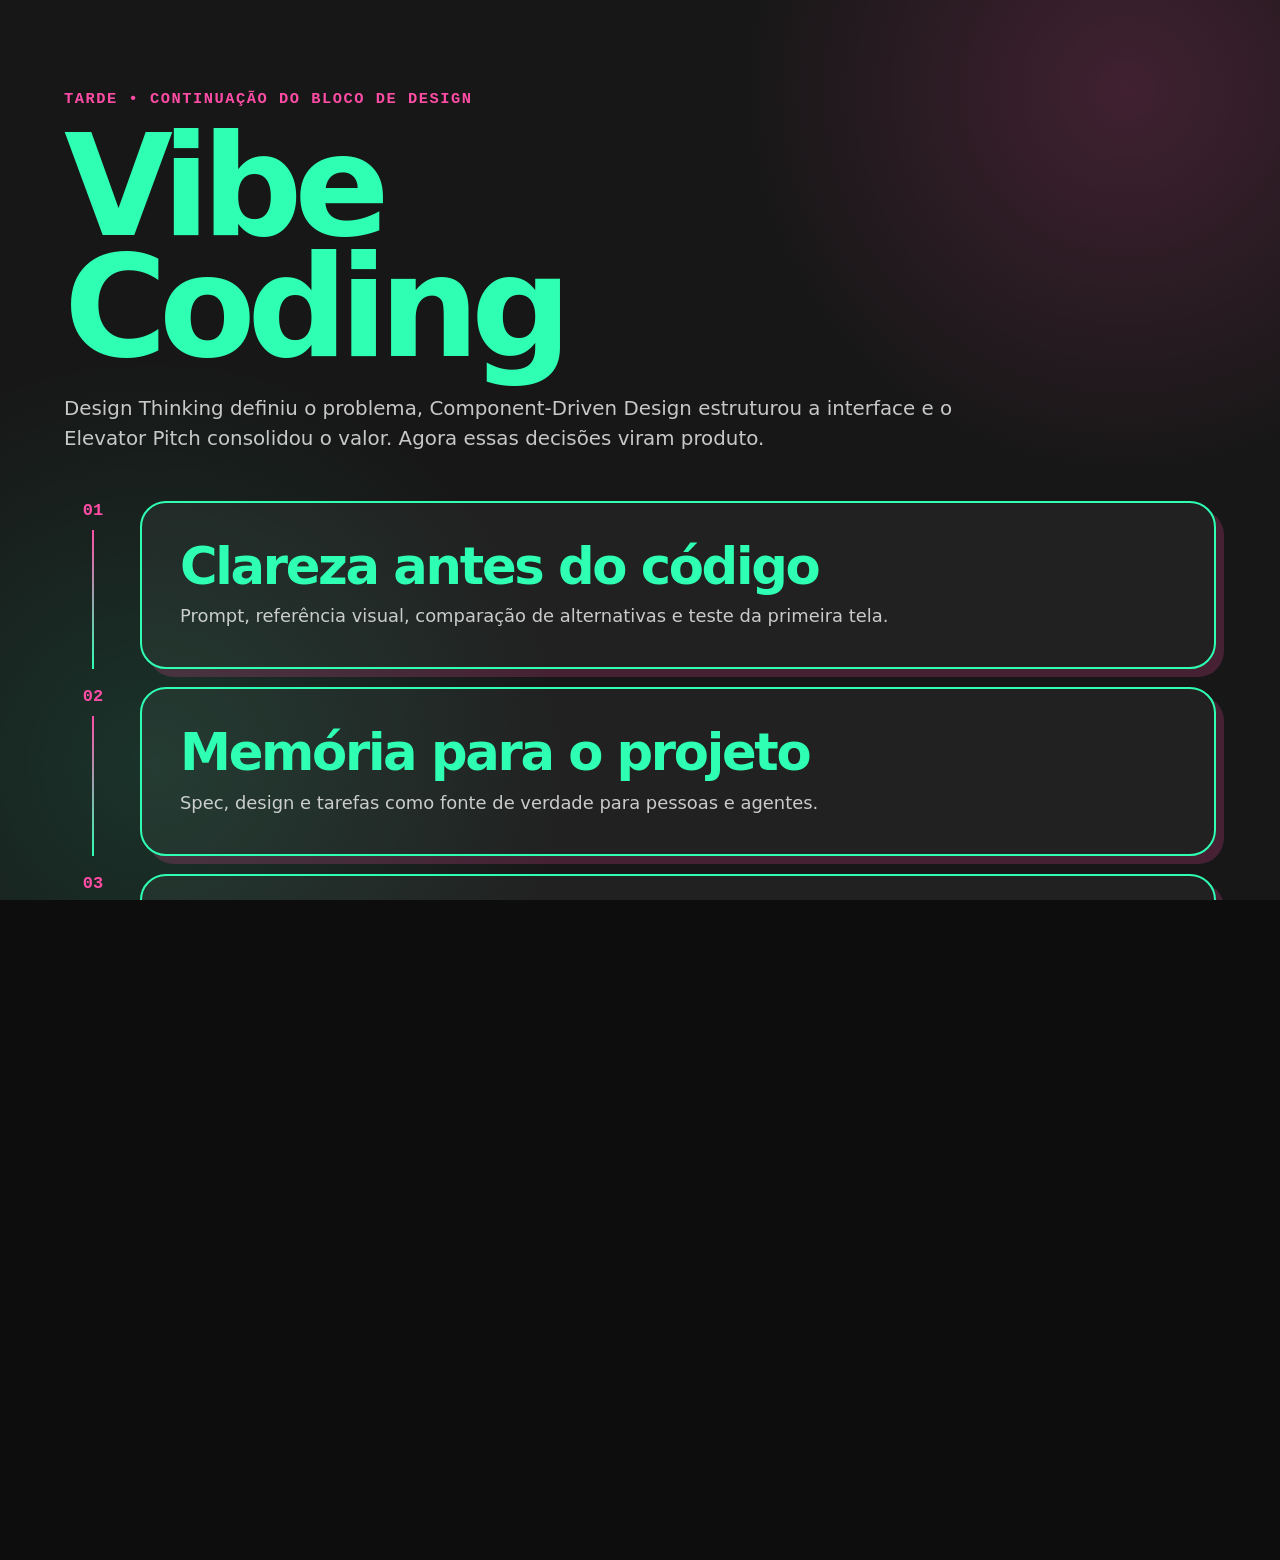
<file: index.html>
<!doctype html>
<html lang="pt-BR">
<head>
  <meta charset="utf-8" />
  <meta name="viewport" content="width=device-width, initial-scale=1" />
  <title>Vibe Coding — Aulas</title>
  <link rel="stylesheet" href="./styles.css" />
</head>
<body class="home-page">
  <div class="container">
    <p class="home-kicker">Tarde • Continuação do bloco de Design</p>
    <h1 class="section-title">Vibe<br>Coding</h1>
    <p class="home-intro">Design Thinking definiu o problema, Component-Driven Design estruturou a interface e o Elevator Pitch consolidou o valor. Agora essas decisões viram produto.</p>
    <nav aria-label="Cronograma de aulas">
      <ol class="menu-cronograma">
        <li class="item-aula">
          <div class="decoracao-lateral"><span class="numero-rotacionado">01</span><div class="linha-vertical"></div></div>
          <div class="conteudo-aula"><a href="./aulas/prompt-engineering/index.html"><h2>Clareza antes do código</h2><p class="descricao-aula">Prompt, referência visual, comparação de alternativas e teste da primeira tela.</p></a></div>
        </li>
        <li class="item-aula">
          <div class="decoracao-lateral"><span class="numero-rotacionado">02</span><div class="linha-vertical"></div></div>
          <div class="conteudo-aula"><a href="./aulas/spec-driven-development/index.html"><h2>Memória para o projeto</h2><p class="descricao-aula">Spec, design e tarefas como fonte de verdade para pessoas e agentes.</p></a></div>
        </li>
        <li class="item-aula">
          <div class="decoracao-lateral"><span class="numero-rotacionado">03</span><div class="linha-vertical"></div></div>
          <div class="conteudo-aula"><a href="./aulas/vibe-coder-profissional/index.html"><h2>Vibe coder no mundo real</h2><p class="descricao-aula">Planejamento, depuração, julgamento, produção e carreira a partir de experiência profissional.</p></a></div>
        </li>
        <li class="item-aula">
          <div class="decoracao-lateral"><span class="numero-rotacionado">04</span><div class="linha-vertical"></div></div>
          <div class="conteudo-aula"><a href="./aulas/tools-superpoderes/index.html"><h2>Evidência antes da resposta</h2><p class="descricao-aula">Busca, arquivos, execução e visão escolhidos pela incerteza da tarefa.</p></a></div>
        </li>
        <li class="item-aula">
          <div class="decoracao-lateral"><span class="numero-rotacionado">05</span><div class="linha-vertical"></div></div>
          <div class="conteudo-aula"><a href="./aulas/ferramentas-ecossistema/index.html"><h2>Do protótipo à demo</h2><p class="descricao-aula">Deploy, dados, GitHub, segurança, organização e apresentação do produto.</p></a></div>
        </li>
      </ol>
    </nav>
  </div>
</body>
</html>
</file>
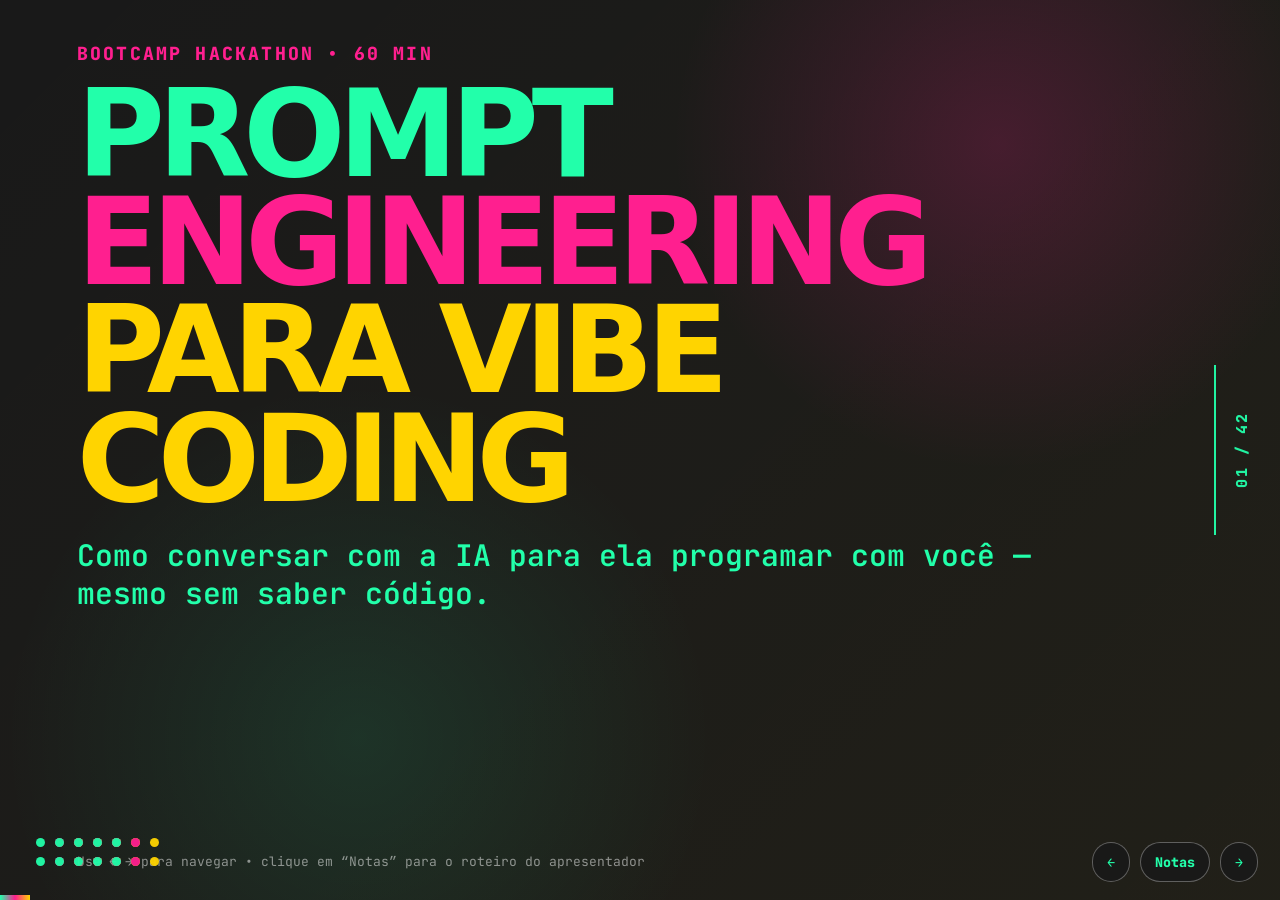
<file: aula1/index.html>
<!doctype html>
<html lang="pt-BR">
<head>
  <meta charset="utf-8" />
  <meta name="viewport" content="width=device-width, initial-scale=1" />
  <title>Aula: Prompt Engineering para Vibe Coding</title>
  <style>
    @import url('https://fonts.googleapis.com/css2?family=JetBrains+Mono:wght@400;500;700;800&display=swap');

    :root {
      --dark: #191919;
      --light: #ffffff;
      --green: #22ffaa;
      --pink: #ff1f8f;
      --yellow: #ffd400;
      --ink: #191919;
      --muted: rgba(255,255,255,.64);
      --mono: 'JetBrains Mono', ui-monospace, SFMono-Regular, Menlo, Monaco, Consolas, monospace;
      --wide: 'Wide', 'Arial Black', 'Impact', 'Inter Tight', system-ui, sans-serif;
      --slide-pad-x: clamp(40px, 5.2vw, 92px);
      --slide-pad-y: clamp(28px, 4.3vh, 56px);
    }

    * { box-sizing: border-box; }

    html, body {
      margin: 0;
      width: 100%;
      height: 100%;
      background: #0b0b0b;
      overflow: hidden;
      font-family: var(--mono);
    }

    body { color: var(--green); }

    .deck {
      position: relative;
      width: 100vw;
      height: 100vh;
      overflow: hidden;
      background: var(--dark);
    }

    .slide {
      position: absolute;
      inset: 0;
      display: none;
      padding: var(--slide-pad-y) var(--slide-pad-x);
      isolation: isolate;
      overflow: hidden;
    }

    .slide.active {
      display: flex;
      flex-direction: column;
    }

    .slide.dark { background: var(--dark); color: var(--green); }
    .slide.light { background: var(--light); color: var(--ink); }

    .slide.light::before,
    .slide.light::after {
      content: '';
      position: absolute;
      width: 420px;
      height: 420px;
      border-radius: 999px;
      filter: blur(72px);
      opacity: .38;
      z-index: -1;
      pointer-events: none;
    }

    .slide.light::before {
      background: var(--green);
      top: -120px;
      right: 8vw;
    }

    .slide.light::after {
      background: var(--pink);
      bottom: -150px;
      left: 18vw;
    }

    .slide.dark::before {
      content: '';
      position: absolute;
      inset: 0;
      background:
        radial-gradient(circle at 78% 16%, rgba(255,31,143,.18), transparent 26%),
        radial-gradient(circle at 28% 82%, rgba(34,255,170,.10), transparent 30%),
        linear-gradient(135deg, transparent, rgba(255,212,0,.035));
      z-index: -1;
    }

    .section-title,
    h1,
    h2,
    h3 {
      font-family: var(--wide);
      font-weight: 900;
      letter-spacing: -.06em;
      margin: 0;
      line-height: .9;
      text-transform: uppercase;
    }

    h1 { font-size: clamp(68px, 9.8vw, 168px); max-width: min(1500px, calc(100vw - 2 * var(--slide-pad-x) - 90px)); }
    h2 { font-size: clamp(50px, 6.7vw, 116px); max-width: min(1540px, calc(100vw - 2 * var(--slide-pad-x) - 90px)); }
    h3 { font-size: clamp(27px, 3.15vw, 48px); letter-spacing: -.04em; }

    .accent-green { color: var(--green); }
    .accent-pink { color: var(--pink); }
    .accent-yellow { color: var(--yellow); }

    .kicker {
      font-size: clamp(16px, 1.45vw, 24px);
      letter-spacing: .12em;
      text-transform: uppercase;
      font-weight: 800;
      margin-bottom: 14px;
      color: var(--yellow);
    }

    .dark .kicker { color: var(--pink); }

    .subtitle {
      margin-top: 24px;
      max-width: min(1420px, calc(100vw - 2 * var(--slide-pad-x) - 90px));
      font-size: clamp(22px, 2.55vw, 40px);
      line-height: 1.28;
      font-weight: 600;
    }

    .dark .subtitle { color: var(--green); }
    .light .subtitle { color: #0b6f4d; }

    .content {
      margin-top: clamp(20px, 3.2vh, 36px);
      display: grid;
      gap: clamp(22px, 2.4vw, 42px);
      font-size: clamp(20px, 1.7vw, 30px);
      line-height: 1.32;
      width: calc(100% - 82px);
      max-width: none;
      flex: 1;
      align-content: start;
    }

    .light .content { color: #111; }
    .dark .content { color: var(--green); }

    .two-col {
      display: grid;
      grid-template-columns: minmax(0, 1fr) minmax(0, 1fr);
      gap: clamp(28px, 4vw, 64px);
      align-items: stretch;
      width: 100%;
    }

    .three-col {
      display: grid;
      grid-template-columns: repeat(3, minmax(0, 1fr));
      gap: clamp(18px, 2vw, 34px);
      align-items: stretch;
    }

    .card {
      position: relative;
      padding: clamp(24px, 2vw, 36px);
      border: 2px solid currentColor;
      border-radius: 26px;
      background: rgba(255,255,255,.05);
      box-shadow: 10px 10px 0 rgba(0,0,0,.22);
    }

    .light .card {
      background: rgba(255,255,255,.74);
      color: var(--ink);
      border-color: rgba(25,25,25,.9);
      box-shadow: 10px 10px 0 rgba(34,255,170,.55);
      backdrop-filter: blur(10px);
    }

    .dark .card { border-color: var(--green); }

    .card.pink { border-color: var(--pink); box-shadow: 10px 10px 0 rgba(255,31,143,.28); }
    .card.yellow { border-color: var(--yellow); box-shadow: 10px 10px 0 rgba(255,212,0,.25); }
    .card.green { border-color: var(--green); }

    .label {
      display: inline-block;
      padding: 8px 12px;
      border: 1px solid currentColor;
      border-radius: 999px;
      font-size: 13px;
      font-weight: 900;
      letter-spacing: .08em;
      text-transform: uppercase;
      margin-bottom: 14px;
    }

    .code {
      white-space: pre-wrap;
      font-size: clamp(14px, 1.18vw, 19px);
      line-height: 1.36;
      padding: clamp(18px, 1.5vw, 26px);
      border-radius: 18px;
      background: #111;
      color: var(--green);
      border: 1px solid rgba(34,255,170,.5);
      overflow: hidden;
    }

    .light .code {
      background: var(--dark);
      color: var(--green);
      border: 1px solid rgba(25,25,25,.95);
    }

    ul, ol { margin: 0; padding-left: 1.25em; }
    li { margin: clamp(8px, 1vh, 14px) 0; }

    .big-list {
      display: grid;
      gap: clamp(16px, 2vh, 28px);
      list-style: none;
      padding: 0;
      margin: 0;
      font-size: clamp(25px, 2.35vw, 42px);
      font-weight: 800;
    }

    .big-list li::before {
      content: '●';
      margin-right: 14px;
      color: var(--pink);
    }

    .metric {
      font-family: var(--wide);
      font-size: clamp(54px, 5.8vw, 104px);
      letter-spacing: -.08em;
      color: var(--pink);
      line-height: .9;
    }

    .quote {
      font-size: clamp(34px, 4.05vw, 74px);
      line-height: 1.12;
      font-weight: 900;
      letter-spacing: -.04em;
      max-width: 1080px;
    }

    .quote span { color: var(--yellow); }

    .image-slot {
      min-height: clamp(320px, 43vh, 620px);
      border: 3px dashed currentColor;
      border-radius: 32px;
      display: grid;
      place-items: center;
      padding: 22px;
      text-align: center;
      background:
        linear-gradient(135deg, rgba(34,255,170,.08), rgba(255,31,143,.08)),
        repeating-linear-gradient(45deg, transparent, transparent 14px, rgba(255,255,255,.06) 14px, rgba(255,255,255,.06) 16px);
      color: inherit;
      font-weight: 900;
      letter-spacing: -.02em;
    }

    .light .image-slot {
      color: #0a513a;
      background:
        linear-gradient(135deg, rgba(34,255,170,.20), rgba(255,31,143,.12)),
        repeating-linear-gradient(45deg, transparent, transparent 13px, rgba(25,25,25,.06) 13px, rgba(25,25,25,.06) 15px);
    }

    .table {
      width: 100%;
      border-collapse: collapse;
      font-size: clamp(14px, 1.22vw, 20px);
      overflow: hidden;
      border-radius: 20px;
    }

    .table th,
    .table td {
      padding: clamp(12px, 1.2vw, 20px) clamp(14px, 1.35vw, 22px);
      text-align: left;
      border-bottom: 1px solid rgba(25,25,25,.22);
    }

    .table th {
      background: var(--dark);
      color: var(--yellow);
      text-transform: uppercase;
      letter-spacing: .06em;
    }

    .dark .table th { background: rgba(255,255,255,.08); color: var(--yellow); }
    .dark .table td { border-bottom-color: rgba(34,255,170,.25); }

    .number-rail {
      position: absolute;
      right: 28px;
      top: 50%;
      transform: translateY(-50%);
      display: flex;
      align-items: center;
      gap: 16px;
      opacity: .95;
      pointer-events: none;
    }

    .number-rail .line {
      width: 2px;
      height: 170px;
      background: currentColor;
    }

    .number-rail .num {
      writing-mode: vertical-rl;
      transform: rotate(180deg);
      font-weight: 900;
      letter-spacing: .12em;
      font-size: 15px;
    }

    .dark .number-rail { color: var(--green); }
    .light .number-rail { color: var(--pink); }

    .dots {
      position: absolute;
      left: 36px;
      bottom: 34px;
      display: grid;
      grid-template-columns: repeat(5, 9px);
      gap: 10px;
      opacity: .95;
      pointer-events: none;
    }

    .dots i {
      width: 9px;
      height: 9px;
      border-radius: 50%;
      background: var(--green);
      box-shadow: 19px 0 0 var(--pink), 38px 0 0 var(--yellow);
    }

    .progress {
      position: fixed;
      left: 0;
      bottom: 0;
      height: 5px;
      background: linear-gradient(90deg, var(--green), var(--pink), var(--yellow));
      width: 0%;
      z-index: 40;
      transition: width .25s ease;
    }

    .controls {
      position: fixed;
      right: 22px;
      bottom: 18px;
      z-index: 50;
      display: flex;
      gap: 10px;
      align-items: center;
    }

    button {
      border: 1px solid rgba(255,255,255,.3);
      background: rgba(25,25,25,.86);
      color: var(--green);
      font-family: var(--mono);
      font-weight: 800;
      border-radius: 999px;
      padding: 10px 14px;
      cursor: pointer;
      backdrop-filter: blur(12px);
    }

    button:hover { color: var(--yellow); border-color: var(--yellow); }

    .notes-panel {
      position: fixed;
      top: 18px;
      right: 18px;
      width: min(470px, calc(100vw - 36px));
      max-height: calc(100vh - 92px);
      display: none;
      z-index: 60;
      background: rgba(25,25,25,.94);
      color: var(--green);
      border: 2px solid var(--pink);
      border-radius: 28px;
      box-shadow: 16px 16px 0 rgba(255,31,143,.25);
      padding: 22px;
      overflow: auto;
      backdrop-filter: blur(18px);
    }

    .notes-panel.open { display: block; }
    .notes-panel h4 {
      margin: 0 0 14px;
      font-family: var(--wide);
      font-size: 28px;
      letter-spacing: -.05em;
      text-transform: uppercase;
      color: var(--yellow);
    }
    .notes-panel p,
    .notes-panel li { font-size: 15px; line-height: 1.5; }
    .notes-panel .close { float: right; margin-left: 12px; }

    .notes { display: none; }

    .footer-hint {
      position: absolute;
      left: var(--slide-pad-x);
      bottom: 30px;
      font-size: 13px;
      color: rgba(255,255,255,.5);
    }

    .light .footer-hint { color: rgba(25,25,25,.55); }

    .timeline {
      display: grid;
      grid-template-columns: repeat(8, 1fr);
      gap: clamp(12px, 1.3vw, 24px);
      margin-top: clamp(28px, 5vh, 56px);
    }

    .timeline .step {
      border-top: 4px solid var(--pink);
      padding-top: clamp(14px, 1.5vw, 24px);
      font-size: clamp(14px, 1.22vw, 20px);
      font-weight: 800;
    }

    .step b { display: block; color: var(--pink); font-size: clamp(30px, 3.2vw, 54px); margin-bottom: 8px; }

    .flow {
      display: flex;
      align-items: stretch;
      gap: 12px;
      flex-wrap: wrap;
      font-weight: 900;
    }

    .flow span {
      padding: 14px 17px;
      border: 2px solid currentColor;
      border-radius: 18px;
      background: rgba(255,255,255,.05);
    }

    .flow .arrow { border: 0; padding-inline: 2px; align-self: center; color: var(--pink); }

    .mini { font-size: clamp(15px, 1.18vw, 20px); line-height: 1.42; opacity: .92; }

    .stamp {
      display: inline-block;
      transform: rotate(-2deg);
      border: 4px solid var(--pink);
      color: var(--pink);
      padding: 10px 16px;
      font-weight: 900;
      text-transform: uppercase;
      letter-spacing: .08em;
      border-radius: 6px;
    }



    /* Ajuste final para projeção 16:9: mais tela útil, menos “card pequeno no centro”. */
    :root {
      --slide-pad-x: clamp(54px, 6vw, 98px);
      --slide-pad-y: clamp(30px, 4.6vh, 54px);
    }

    h1 { font-size: clamp(70px, 9.4vw, 150px); }
    h2 { font-size: clamp(50px, 6.15vw, 96px); max-width: calc(100% - 125px); }
    h3 { font-size: clamp(28px, 3.05vw, 46px); }

    .section-title,
    h1,
    h2 { text-wrap: balance; }

    .kicker {
      font-size: clamp(16px, 1.42vw, 22px);
      margin-bottom: clamp(12px, 1.6vh, 22px);
    }

    .subtitle {
      max-width: min(1180px, calc(100% - 120px));
      font-size: clamp(23px, 2.32vw, 36px);
      line-height: 1.28;
    }

    .content {
      width: calc(100% - 92px);
      max-width: none;
      min-height: clamp(330px, 47vh, 555px);
      align-content: center;
      gap: clamp(20px, 3vh, 34px);
      font-size: clamp(20px, 1.68vw, 29px);
    }

    .slide > .subtitle + .content,
    .slide > h2 + .content {
      margin-top: clamp(26px, 4.2vh, 52px);
    }

    .two-col {
      grid-template-columns: minmax(0, 1fr) minmax(0, 1fr);
      align-items: stretch;
    }

    .three-col {
      grid-template-columns: repeat(3, minmax(0, 1fr));
      align-items: stretch;
    }

    .card {
      min-height: clamp(205px, 25vh, 300px);
      padding: clamp(25px, 2.45vw, 40px);
      display: flex;
      flex-direction: column;
      justify-content: center;
    }

    .three-col .card,
    .two-col .card {
      height: 100%;
    }

    .card h3 { margin-bottom: 12px; }
    .card p { margin: 0; }

    .code {
      font-size: clamp(14px, 1.18vw, 20px);
      line-height: 1.34;
      padding: clamp(18px, 1.6vw, 27px);
    }

    .content.two-col > .code {
      height: 100%;
      display: flex;
      align-items: center;
    }

    .content > .code:only-child {
      min-height: clamp(350px, 51vh, 650px);
      display: flex;
      align-items: center;
    }

    .quote {
      font-size: clamp(34px, 3.9vw, 66px);
      max-width: none;
    }

    .big-list {
      font-size: clamp(24px, 2.2vw, 36px);
      gap: clamp(14px, 2vh, 25px);
    }

    .metric { font-size: clamp(54px, 5.4vw, 88px); }

    .image-slot {
      min-height: clamp(310px, 40vh, 510px);
      font-size: clamp(22px, 2.05vw, 34px);
      line-height: 1.25;
    }

    .two-col .image-slot {
      min-height: clamp(340px, 47vh, 630px);
    }

    .three-col .image-slot {
      min-height: clamp(200px, 24vh, 290px);
    }

    .content > .image-slot:only-child {
      min-height: clamp(415px, 55vh, 735px);
    }

    .content > .card:only-child {
      min-height: clamp(300px, 43vh, 555px);
    }

    .table {
      min-height: 48vh;
      font-size: clamp(15px, 1.22vw, 20px);
    }

    .table th,
    .table td {
      padding: clamp(13px, 1.2vw, 20px) clamp(15px, 1.45vw, 25px);
    }

    .timeline {
      width: calc(100% - 92px);
      min-height: clamp(360px, 48vh, 520px);
      align-items: stretch;
      gap: clamp(12px, 1.2vw, 18px);
    }

    .timeline .step {
      display: flex;
      flex-direction: column;
      justify-content: center;
      font-size: clamp(15px, 1.22vw, 20px);
      line-height: 1.25;
      padding: clamp(16px, 2vh, 26px) 10px 0;
    }

    .step b {
      font-size: clamp(32px, 3vw, 50px);
      line-height: .9;
    }

    .flow span {
      font-size: clamp(17px, 1.42vw, 23px);
      padding: clamp(15px, 1.55vw, 24px) clamp(18px, 1.75vw, 28px);
    }

    .mini { font-size: clamp(16px, 1.22vw, 20px); }
    .label { font-size: clamp(13px, 1vw, 16px); width: fit-content; }

    @media (min-aspect-ratio: 16/10) {
      .content { min-height: clamp(360px, 50vh, 560px); }
      .image-slot { min-height: clamp(325px, 42vh, 525px); }
      .content > .image-slot:only-child { min-height: clamp(430px, 57vh, 760px); }
    }

    @media (max-width: 900px) {
      body { overflow: hidden; }
      .two-col, .three-col { grid-template-columns: 1fr; }
      .slide { overflow-y: auto; }
      .number-rail { display: none; }
      .timeline { grid-template-columns: repeat(2, 1fr); }
      .controls { left: 18px; right: auto; }
    }

    @media print {
      html, body { overflow: visible; height: auto; }
      .deck { height: auto; overflow: visible; }
      .slide { position: relative; display: block !important; page-break-after: always; min-height: 100vh; }
      .controls, .progress, .notes-panel { display: none !important; }
    }
  </style>
</head>
<body>
  <main class="deck" id="deck">

    <section class="slide dark active" data-accent="green">
      <div class="kicker">Bootcamp Hackathon • 60 min</div>
      <h1><span class="accent-green">Prompt</span><br><span class="accent-pink">Engineering</span><br><span class="accent-yellow">para Vibe Coding</span></h1>
      <p class="subtitle">Como conversar com a IA para ela programar com você — mesmo sem saber código.</p>
      <div class="footer-hint">Use ← → para navegar • clique em “Notas” para o roteiro do apresentador</div>
      <aside class="notes"><p>Abra com energia: “Hoje vocês vão aprender a conversar com a IA para ela programar por vocês. Não precisa saber código; precisa saber pedir direito.”</p></aside>
    </section>

    <section class="slide light">
      <div class="kicker">Mapa da aula</div>
      <h2>Estrutura geral</h2>
      <div class="timeline">
        <div class="step"><b>0</b>5 min<br>Abertura</div>
        <div class="step"><b>1</b>8 min<br>Modelo mental</div>
        <div class="step"><b>2</b>10 min<br>Bom prompt</div>
        <div class="step"><b>3</b>12 min<br>Técnicas base</div>
        <div class="step"><b>4</b>10 min<br>Código</div>
        <div class="step"><b>5</b>4 min<br>Ferramentas</div>
        <div class="step"><b>6</b>8 min<br>Agentes</div>
        <div class="step"><b>7</b>5 min<br>Checklist + Q&A</div>
      </div>
      <aside class="notes"><p>Mostre que a aula é prática. O objetivo é sair com um prompt melhor na mão, não decorar teoria.</p></aside>
    </section>

    <section class="slide dark">
      <div class="kicker">Bloco 0</div>
      <h2><span class="accent-green">O que é</span><br><span class="accent-pink">vibe coding?</span></h2>
      <div class="content two-col">
        <div class="quote">“Você descreve o que quer em linguagem natural, a IA escreve o código, e você só lê o resultado se algo der errado.”</div>
        <div class="card yellow">
          <h3 class="accent-yellow">Tradução pro hackathon</h3>
          <p>Vocês descrevem a ideia. A IA programa. O segredo está em <strong>como vocês descrevem</strong>.</p>
        </div>
      </div>
      <aside class="notes"><p>Explique que o termo foi popularizado por Andrej Karpathy. Para o público não técnico, mantenha simples: é briefing + iteração.</p></aside>
    </section>

    <section class="slide light">
      <div class="kicker">Prompt ruim vs prompt bom</div>
      <h2>A diferença não está só no modelo</h2>
      <div class="content two-col">
        <div class="card pink">
          <span class="label accent-pink">Prompt ruim</span>
          <div class="code">faz um site de vendas</div>
          <p class="mini">Resultado provável: genérico, sem identidade, sem restrições e com bugs.</p>
        </div>
        <div class="card green">
          <span class="label accent-green">Prompt bom</span>
          <div class="code">Crie uma landing page para uma cafeteria artesanal chamada “Grão Bravo”, paleta marrom/creme, com hero, 3 cards de produtos e formulário de newsletter. Use HTML + Tailwind, mobile-first.</div>
          <p class="mini">Resultado provável: muito mais perto de algo usável.</p>
        </div>
      </div>
      <aside class="notes"><p>Este é o primeiro ponto visual forte. Deixe claro: a diferença está na especificidade e no contexto.</p></aside>
    </section>

    <section class="slide light">
      <div class="kicker">Espaço para imagem</div>
      <h2>Exemplo visual: antes e depois</h2>
      <div class="content two-col">
        <div class="image-slot">INSERIR PRINT<br>Prompt ruim → site genérico</div>
        <div class="image-slot">INSERIR PRINT<br>Prompt bom → resultado usável</div>
      </div>
      <aside class="notes"><p>Coloque dois prints lado a lado. Reforce que a IA copia o nível de detalhe que recebe.</p></aside>
    </section>

    <section class="slide dark">
      <div class="kicker">Por que AI Studio?</div>
      <h2><span class="accent-yellow">Ferramenta foco:</span><br>Google AI Studio</h2>
      <div class="content three-col">
        <div class="card green"><h3>Grátis</h3><p>Não precisa de cartão de crédito para começar.</p></div>
        <div class="card pink"><h3>Contexto enorme</h3><p>Gemini com janela de contexto grande: cabe muito material no prompt.</p></div>
        <div class="card yellow"><h3>Controle</h3><p>Permite ajustar temperatura e system instructions sem API.</p></div>
      </div>
      <aside class="notes"><p>Fale o link: aistudio.google.com. Não gaste tempo em cadastro; foque no motivo de uso no hackathon.</p></aside>
    </section>

    <section class="slide dark">
      <div class="kicker">Bloco 1</div>
      <h2>Como a LLM <span class="accent-pink">“pensa”</span></h2>
      <p class="subtitle">Modelo mental simples: uma máquina de completar texto que prevê a próxima palavra mais provável.</p>
      <div class="content">
        <div class="image-slot">INSERIR IMAGEM/DIAGRAMA<br>“Autocompletar do celular turbinado”</div>
      </div>
      <aside class="notes"><p>Evite transformers, atenção e matemática. A analogia do teclado é suficiente para o público.</p></aside>
    </section>

    <section class="slide light">
      <div class="kicker">Consequências práticas</div>
      <h2>O que muda no seu prompt?</h2>
      <div class="content">
        <ol class="big-list">
          <li>Ela responde no estilo de quem você invoca.</li>
          <li>Ela não sabe o que você não disse.</li>
          <li>Ela usa o contexto da conversa atual.</li>
          <li>Ela pode alucinar com confiança.</li>
          <li>A ordem do prompt importa.</li>
        </ol>
      </div>
      <aside class="notes"><p>Dê exemplos rápidos: “como engenheiro sênior”, “como criança de 10 anos”, “como designer”.</p></aside>
    </section>

    <section class="slide dark">
      <div class="kicker">Demo ao vivo</div>
      <h2>Especificidade<br><span class="accent-yellow">vence esperança</span></h2>
      <div class="content two-col">
        <div class="card pink"><span class="label">Prompt 1</span><div class="code">escreva um poema</div></div>
        <div class="card green"><span class="label">Prompt 2</span><div class="code">escreva um poema curto, em português, sobre o cheiro de café pela manhã, no estilo de Manoel de Barros</div></div>
      </div>
      <aside class="notes"><p>Abra o AI Studio e rode os dois prompts no mesmo modelo. Pergunte para a turma qual ficou melhor e por quê.</p></aside>
    </section>

    <section class="slide light">
      <div class="kicker">Bloco 2</div>
      <h2>Anatomia de um bom prompt</h2>
      <div class="content three-col">
        <div class="card"><div class="metric">1</div><h3>Papel</h3><p>Quem a IA está sendo.</p></div>
        <div class="card"><div class="metric">2</div><h3>Tarefa</h3><p>O que ela precisa fazer.</p></div>
        <div class="card"><div class="metric">3</div><h3>Contexto</h3><p>O que ela precisa saber.</p></div>
        <div class="card"><div class="metric">4</div><h3>Formato</h3><p>Como a resposta deve sair.</p></div>
        <div class="card"><div class="metric">5</div><h3>Exemplos</h3><p>Como se parece “certo”.</p></div>
      </div>
      <aside class="notes"><p>Faça a turma repetir os cinco ingredientes. Esse é o “esqueleto” principal da aula.</p></aside>
    </section>

    <section class="slide dark">
      <div class="kicker">Template universal</div>
      <h2>Copie e cole este esqueleto</h2>
      <div class="content">
        <div class="code">Você é [PAPEL].

Sua tarefa é [TAREFA EM UMA FRASE].

Contexto:
- [fato 1]
- [fato 2]
- [restrição importante]

Formato da resposta:
- [estrutura, linguagem, tamanho]

Exemplo de saída esperada:
[mostrar se possível]</div>
      </div>
      <aside class="notes"><p>Diga: “Não decorem palavras difíceis. Decorem a estrutura.”</p></aside>
    </section>

    <section class="slide light">
      <div class="kicker">Exemplo aplicado</div>
      <h2>Ruim: 8 palavras</h2>
      <div class="content">
        <div class="card pink">
          <span class="label accent-pink">Prompt fraco</span>
          <div class="code">me faz um app de lista de tarefas</div>
        </div>
        <p class="subtitle">Sem papel, sem requisitos, sem formato, sem restrições.</p>
      </div>
      <aside class="notes"><p>Use este slide para preparar o contraste com o prompt padrão-ouro do próximo slide.</p></aside>
    </section>

    <section class="slide dark">
      <div class="kicker">Exemplo aplicado</div>
      <h2>Bom: prompt padrão-ouro</h2>
      <div class="content two-col">
        <div class="code">Papel:
Desenvolvedor Frontend React com expertise em hooks modernos.

Objetivo:
Criar um componente React de lista de tarefas funcional e responsivo.

Entrada:
Componente autônomo com estado local usando hooks.</div>
        <div class="code">Requisitos:
- Adicionar, editar, excluir e concluir tarefas.
- Campo com validação.
- Design mobile e desktop.

Restrições:
- React 18+.
- TypeScript.
- Acessibilidade.
- Sem libs externas de estado.</div>
      </div>
      <aside class="notes"><p>Avise que há termos técnicos e tudo bem. A lição é o nível de detalhe e os blocos: Papel, Objetivo, Entrada, Saída, Restrições.</p></aside>
    </section>

    <section class="slide light">
      <div class="kicker">Por que funciona?</div>
      <h2>O prompt bom reduz chute</h2>
      <div class="content two-col">
        <div class="card green"><h3>Mais contexto</h3><p>A IA sabe o que criar, para quem criar e com quais limites.</p></div>
        <div class="card pink"><h3>Mais formato</h3><p>A resposta sai mais previsível, com menos retrabalho.</p></div>
      </div>
      <p class="subtitle">Mínimo viável para o hackathon: <strong>Papel + Objetivo + Requisitos de saída.</strong></p>
      <aside class="notes"><p>Reforce que para landing page simples não precisa de prompt gigante. Use só o que for necessário.</p></aside>
    </section>

    <section class="slide dark">
      <div class="kicker">Exercício rápido</div>
      <h2>Crie um prompt para<br><span class="accent-yellow">calculadora de gorjeta</span></h2>
      <div class="content two-col">
        <div class="card yellow"><h3>Tempo</h3><p>3 minutos individualmente.</p></div>
        <div class="card green"><h3>Obrigatório</h3><p>Use os 5 ingredientes: papel, tarefa, contexto, formato e exemplo.</p></div>
      </div>
      <aside class="notes"><p>Circule pela sala. Escolha 1 ou 2 prompts e leia em voz alta. Elogie especificidade.</p></aside>
    </section>

    <section class="slide light">
      <div class="kicker">Bloco 3</div>
      <h2>Técnicas fundamentais</h2>
      <div class="content three-col">
        <div class="card green"><h3>Zero-shot</h3><p>Pedir direto, sem exemplos.</p></div>
        <div class="card pink"><h3>Few-shot</h3><p>Mostrar exemplos antes de pedir.</p></div>
        <div class="card yellow"><h3>Chain-of-Thought</h3><p>Pedir raciocínio estruturado antes da resposta final.</p></div>
      </div>
      <aside class="notes"><p>Diga que decorar nomes não importa. O que importa é saber quando usar cada técnica.</p></aside>
    </section>

    <section class="slide dark">
      <div class="kicker">3.1 Zero-shot</div>
      <h2>Pedir direto</h2>
      <div class="content two-col">
        <div class="card green"><span class="label">Exemplo</span><div class="code">Traduza para inglês: bom dia</div></div>
        <div class="card pink"><h3>Quando usar</h3><ul><li>Tarefas simples.</li><li>Coisas comuns.</li><li>Quando o formato não é muito rígido.</li></ul></div>
      </div>
      <aside class="notes"><p>Explique que zero-shot é bom para tarefas que a IA já viu milhões de vezes.</p></aside>
    </section>

    <section class="slide light">
      <div class="kicker">3.2 Few-shot</div>
      <h2>Exemplos ensinam o padrão</h2>
      <div class="content two-col">
        <div class="code">Converta descrições em nomes de variáveis em camelCase.

Descrição: número total de usuários ativos
Variável: totalActiveUsers

Descrição: data do último login
Variável: lastLoginDate

Descrição: lista de produtos no carrinho
Variável:</div>
        <div class="card green"><h3>Por que funciona?</h3><p>A IA copia o padrão do exemplo. É uma das técnicas com maior retorno por esforço.</p><p><strong>Regra prática:</strong> 2 a 5 exemplos costumam bastar.</p></div>
      </div>
      <aside class="notes"><p>Pergunte: “Qual variável vocês acham que a IA vai devolver?” Mostre que o padrão guia a resposta.</p></aside>
    </section>

    <section class="slide dark">
      <div class="kicker">3.3 Chain-of-Thought</div>
      <h2>Pense passo a passo</h2>
      <div class="content two-col">
        <div class="card yellow"><h3>Forma mágica</h3><div class="code">Pense passo a passo antes de responder.</div></div>
        <div class="card green"><h3>Forma estruturada</h3><div class="code">Primeiro, explique sua abordagem em bullets.
Depois, escreva o código.
Por fim, liste o que pode dar errado.</div></div>
      </div>
      <aside class="notes"><p>Para público iniciante, explique como “fazer a IA gastar tokens pensando”.</p></aside>
    </section>

    <section class="slide light">
      <div class="kicker">Debug com CoT</div>
      <h2>Quando a IA errar código</h2>
      <div class="content">
        <div class="code">Esse código JavaScript não está funcionando. O botão não soma os números.

[colar código]

Pense passo a passo:
1. Leia o código e descreva o que ele FAZ hoje.
2. Descreva o que ele DEVERIA fazer.
3. Aponte a linha exata do bug.
4. Mostre só a linha corrigida.</div>
      </div>
      <aside class="notes"><p>Dica de ouro: sempre que a IA errar lógica ou código, peça diagnóstico passo a passo e linha exata.</p></aside>
    </section>

    <section class="slide dark">
      <div class="kicker">Bloco 4</div>
      <h2>Técnicas avançadas<br><span class="accent-pink">para código</span></h2>
      <div class="content">
        <div class="flow"><span>Especificar</span><span class="arrow">→</span><span>Contextualizar</span><span class="arrow">→</span><span>Configurar</span><span class="arrow">→</span><span>Iterar</span></div>
      </div>
      <aside class="notes"><p>Faça a transição: agora saímos de prompt genérico e vamos para uso prático em código.</p></aside>
    </section>

    <section class="slide light">
      <div class="kicker">4.1 Especificação antes da execução</div>
      <h2>Peça o plano antes do código</h2>
      <div class="content two-col">
        <div class="code">Antes de escrever qualquer código, me devolva:
1. Lista de arquivos que você vai criar.
2. O que cada arquivo faz, em uma frase.
3. Bibliotecas que você vai usar.

NÃO escreva código ainda. Aguarde meu OK.</div>
        <div class="card pink"><h3>Por quê?</h3><p>Evita esperar um output gigante que tomou a direção errada.</p></div>
      </div>
      <aside class="notes"><p>Mostre que isso economiza tempo no hackathon. Plano curto primeiro, execução depois.</p></aside>
    </section>

    <section class="slide dark">
      <div class="kicker">4.2 Contexto é rei</div>
      <h2>A IA só sabe<br><span class="accent-yellow">o que está no chat</span></h2>
      <div class="content three-col">
        <div class="card green"><h3>Código</h3><p>Quer continuar? Cole o código atual.</p></div>
        <div class="card pink"><h3>Design</h3><p>Quer seguir um visual? Cole cores, fontes e prints.</p></div>
        <div class="card yellow"><h3>Estilo</h3><p>Quer imitar escrita? Cole 2 ou 3 exemplos.</p></div>
      </div>
      <aside class="notes"><p>Fale que no AI Studio dá para colar arquivos, PDFs e vídeos; aproveitem o contexto grande.</p></aside>
    </section>

    <section class="slide light">
      <div class="kicker">4.3 System Instructions</div>
      <h2>Uma regra para a conversa inteira</h2>
      <div class="content two-col">
        <div class="code">Você está ajudando um time de hackathon a construir um MVP em 24h.
- Priorize código que FUNCIONA.
- Use HTML + Tailwind + JS vanilla.
- Se algo for ambíguo, pergunte UMA coisa antes de codar.
- Responda em português.</div>
        <div class="image-slot">INSERIR PRINT<br>Campo “System Instructions” no AI Studio</div>
      </div>
      <aside class="notes"><p>Mostre onde fica o campo no AI Studio. Explique que evita repetir regras em todo prompt.</p></aside>
    </section>

    <section class="slide dark">
      <div class="kicker">4.4 Iteração</div>
      <h2>O ciclo do<br><span class="accent-green">vibe coder</span></h2>
      <div class="content">
        <div class="flow"><span>PEDIR</span><span class="arrow">→</span><span>RODAR</span><span class="arrow">→</span><span>OBSERVAR</span><span class="arrow">→</span><span>DESCREVER O ERRO</span><span class="arrow">→</span><span>PEDIR DE NOVO</span></div>
      </div>
      <aside class="notes"><p>Deixe claro: vibe coding não é one-shot. É loop rápido.</p></aside>
    </section>

    <section class="slide light">
      <div class="kicker">Como reportar erro</div>
      <h2>Cole o erro literal</h2>
      <div class="content two-col">
        <div class="card pink"><span class="label accent-pink">Fraco</span><div class="code">não funcionou</div></div>
        <div class="card green"><span class="label accent-green">Forte</span><div class="code">Ao clicar no botão “Enviar”, nada acontece. No console aparece: Uncaught TypeError: cannot read property 'value' of null. Diagnostique e corrija.</div></div>
      </div>
      <aside class="notes"><p>Stack trace é ouro. A IA é muito boa lendo erros literais.</p></aside>
    </section>

    <section class="slide dark">
      <div class="kicker">4.5 Restrições positivas</div>
      <h2>Diga o que fazer,<br><span class="accent-pink">não só o que evitar</span></h2>
      <div class="content two-col">
        <div class="card pink"><h3>Evite</h3><div class="code">não use bibliotecas externas
não escreva nada além do código</div></div>
        <div class="card green"><h3>Prefira</h3><div class="code">use apenas HTML, CSS e JavaScript nativos
responda apenas com o bloco de código, sem texto antes ou depois</div></div>
      </div>
      <aside class="notes"><p>Explique que restrições positivas reduzem ambiguidade.</p></aside>
    </section>

    <section class="slide light">
      <div class="kicker">4.6 Temperatura</div>
      <h2>Controle criatividade vs precisão</h2>
      <div class="content three-col">
        <div class="card green"><h3>0–0.3</h3><p>Código, matemática e respostas factuais.</p></div>
        <div class="card yellow"><h3>0.7–1.0</h3><p>Textos criativos, brainstorm e nomes de produto.</p></div>
        <div class="card pink"><h3>&gt;1.0</h3><p>Quase nunca útil no hackathon.</p></div>
      </div>
      <aside class="notes"><p>Regra de bolso: código = baixa; copy de site = média/alta.</p></aside>
    </section>

    <section class="slide dark">
      <div class="kicker">Bloco 5</div>
      <h2>Panorama de<br><span class="accent-yellow">ferramentas</span></h2>
      <p class="subtitle">Todas usam o mesmo motor por baixo: você descreve, uma LLM gera código, a ferramenta mostra o resultado.</p>
      <aside class="notes"><p>Não precisa demonstrar todas. Mostre nomes para que a turma reconheça no hackathon.</p></aside>
    </section>

    <section class="slide light">
      <div class="kicker">Ferramentas</div>
      <h2>Quem faz o quê?</h2>
      <div class="content">
        <table class="table">
          <thead><tr><th>Ferramenta</th><th>O que faz</th><th>Stack</th></tr></thead>
          <tbody>
            <tr><td><strong>Lovable</strong></td><td>Gera app/site completo com banco.</td><td>React + Supabase</td></tr>
            <tr><td><strong>v0</strong></td><td>Gera tela/componente bonito.</td><td>React + Next.js + shadcn/ui</td></tr>
            <tr><td><strong>Bolt</strong></td><td>Constrói apps no navegador.</td><td>React, Vue, Astro, Node...</td></tr>
            <tr><td><strong>Replit Agent</strong></td><td>Constrói e hospeda.</td><td>Livre</td></tr>
            <tr><td><strong>Cursor/Windsurf</strong></td><td>IDE com IA dentro.</td><td>Qualquer stack</td></tr>
            <tr><td><strong>AI Studio</strong></td><td>Chat puro para copiar código.</td><td>Qualquer stack</td></tr>
          </tbody>
        </table>
      </div>
      <aside class="notes"><p>Destaque que o prompt aprendido vale em todas elas.</p></aside>
    </section>

    <section class="slide light">
      <div class="kicker">Espaço para imagens</div>
      <h2>Prints/logos das ferramentas</h2>
      <div class="content three-col">
        <div class="image-slot">Lovable<br>logo/print</div>
        <div class="image-slot">v0<br>logo/print</div>
        <div class="image-slot">Bolt<br>logo/print</div>
        <div class="image-slot">Replit Agent<br>logo/print</div>
        <div class="image-slot">Cursor/Windsurf<br>logo/print</div>
        <div class="image-slot">AI Studio<br>logo/print</div>
      </div>
      <aside class="notes"><p>Coloque imagens reais se quiser. Mantenha a aula focada no conceito, não em propaganda.</p></aside>
    </section>

    <section class="slide dark">
      <div class="kicker">Como escolher</div>
      <h2>Regra prática<br><span class="accent-green">pro hackathon</span></h2>
      <div class="content">
        <ul class="big-list">
          <li>App web inteiro sem mexer em código → Lovable, Bolt, Replit Agent.</li>
          <li>Só uma tela bonita → v0.</li>
          <li>Alguém no time programa um pouco → Cursor ou Claude Code.</li>
          <li>Entender e copiar código → AI Studio.</li>
        </ul>
      </div>
      <aside class="notes"><p>Finalize com a frase: trocar ferramenta é fácil; aprender a conversar com a IA é o que dura.</p></aside>
    </section>

    <section class="slide light">
      <div class="kicker">Bloco 6</div>
      <h2>Padrões agênticos</h2>
      <p class="subtitle">Quando a LLM usa ferramentas, lê arquivos e decide o próximo passo, ela vira um agente.</p>
      <div class="content">
        <div class="image-slot">INSERIR DIAGRAMA<br>LLM + ferramentas + arquivos + terminal = agente</div>
      </div>
      <aside class="notes"><p>Explique que Cursor, Claude Code, Lovable e v0 já funcionam como agentes em diferentes níveis.</p></aside>
    </section>

    <section class="slide dark">
      <div class="kicker">Padrão 1</div>
      <h2>Reflexão</h2>
      <div class="content two-col">
        <div class="card green"><h3>O que é?</h3><p>A IA revê o próprio trabalho antes de entregar.</p></div>
        <div class="code">Depois de escrever o código, leia de novo como se fosse outro programador, aponte 3 possíveis bugs e corrija-os.</div>
      </div>
      <aside class="notes"><p>Bom para código e planos. A IA faz uma revisão antes de você receber.</p></aside>
    </section>

    <section class="slide light">
      <div class="kicker">Padrão 2</div>
      <h2>Uso de ferramentas</h2>
      <div class="content two-col">
        <div class="card pink"><h3>Exemplos</h3><ul><li>Buscar no navegador.</li><li>Executar código.</li><li>Ler PDF.</li><li>Rodar comandos no terminal.</li></ul></div>
        <div class="code">Use a busca do Google para confirmar a sintaxe atual da API antes de escrever o código.</div>
      </div>
      <aside class="notes"><p>Mostre que, quando a ferramenta existe, o prompt deve dizer explicitamente para usá-la.</p></aside>
    </section>

    <section class="slide dark">
      <div class="kicker">Padrão 3</div>
      <h2>Planejamento</h2>
      <div class="content two-col">
        <div class="card yellow"><h3>O que é?</h3><p>A IA quebra o problema em passos antes de executar.</p></div>
        <div class="code">Quebre essa tarefa em no máximo 5 subtarefas. Execute uma de cada vez e me mostre o resultado entre elas.</div>
      </div>
      <aside class="notes"><p>Esse padrão evita respostas gigantes e sem controle.</p></aside>
    </section>

    <section class="slide light">
      <div class="kicker">Padrão 4</div>
      <h2>Multi-agente</h2>
      <div class="content two-col">
        <div class="code">Aja como três pessoas em sequência:
1. Uma PM, que escreve o que o usuário precisa.
2. Uma designer, que descreve a tela.
3. Uma dev, que implementa em HTML.

Mostre o resultado de cada uma antes de passar para a próxima.</div>
        <div class="image-slot">INSERIR DIAGRAMA<br>PM → Designer → Dev</div>
      </div>
      <aside class="notes"><p>Diga que esse truque sozinho melhora muito MVPs no hackathon.</p></aside>
    </section>

    <section class="slide dark">
      <div class="kicker">Bloco 7</div>
      <h2>Top 7 erros<br><span class="accent-pink">do iniciante</span></h2>
      <div class="content two-col">
        <ol>
          <li>Prompt curto demais.</li>
          <li>Não dar contexto.</li>
          <li>Não colar erros literais.</li>
          <li>Aceitar o primeiro resultado.</li>
        </ol>
        <ol start="5">
          <li>Pedir tudo de uma vez.</li>
          <li>Confiar cegamente em libs.</li>
          <li>Deixar a conversa virar bagunça.</li>
        </ol>
      </div>
      <aside class="notes"><p>Para cada erro, dê um exemplo de 10 segundos. Mantenha ritmo rápido.</p></aside>
    </section>

    <section class="slide light">
      <div class="kicker">Checklist</div>
      <h2>Antes de apertar Enter</h2>
      <div class="content two-col">
        <div class="card green"><ul>
          <li>Defini um papel para a IA?</li>
          <li>A tarefa está em uma frase clara?</li>
          <li>Dei contexto mínimo?</li>
        </ul></div>
        <div class="card pink"><ul>
          <li>Especifiquei formato?</li>
          <li>Se for código, pedi passo a passo?</li>
          <li>Se já tentei, colei erro/código atual?</li>
        </ul></div>
      </div>
      <aside class="notes"><p>Este slide pode ser impresso e colado na bancada do hackathon.</p></aside>
    </section>

    <section class="slide dark">
      <div class="kicker">Recursos</div>
      <h2>Para continuar</h2>
      <div class="content two-col">
        <ul>
          <li>Google Prompting Guide / Kaggle whitepaper</li>
          <li>OpenAI Prompting Guide</li>
          <li>Agentic Design Patterns — Antonio Gulli</li>
        </ul>
        <ul>
          <li>AI Engineering — Chip Huyen</li>
          <li>Google AI Studio</li>
          <li>O prompt do projeto de vocês</li>
        </ul>
      </div>
      <aside class="notes"><p>Se sobrar tempo, peça para os participantes abrirem o AI Studio e escreverem o primeiro prompt do projeto real do hackathon.</p></aside>
    </section>

    <section class="slide light">
      <div class="kicker">Anexos</div>
      <h2>Demos sugeridas</h2>
      <div class="content two-col">
        <div class="card green"><ol><li>Papel muda tudo: API para criança vs arquiteta.</li><li>Few-shot salva nomes de variáveis.</li></ol></div>
        <div class="card pink"><ol start="3"><li>CoT vs direto em bug simples.</li><li>Iteração: landing page em 3 rodadas.</li></ol></div>
      </div>
      <aside class="notes"><p>Escolha 2 ou 3 demos dependendo do tempo real da turma.</p></aside>
    </section>

    <section class="slide dark">
      <div class="kicker">Fechamento</div>
      <h2><span class="accent-green">Prompt bom</span><br><span class="accent-pink">é briefing bom</span></h2>
      <p class="subtitle">Papel + Tarefa + Contexto + Formato + Exemplos. Isso funciona no AI Studio, ChatGPT, Lovable, v0, Cursor e qualquer outra ferramenta.</p>
      <div class="content"><span class="stamp">Q&A</span></div>
      <aside class="notes"><p>Feche com perguntas. Se a turma estiver pronta, passe para prática guiada.</p></aside>
    </section>

  </main>

  <div class="progress" id="progress"></div>
  <div class="controls">
    <button id="prevBtn" aria-label="Slide anterior">←</button>
    <button id="notesBtn" aria-label="Mostrar notas">Notas</button>
    <button id="nextBtn" aria-label="Próximo slide">→</button>
  </div>

  <aside class="notes-panel" id="notesPanel" aria-live="polite">
    <button class="close" id="closeNotes">Fechar</button>
    <h4>Notas do apresentador</h4>
    <div id="notesContent"></div>
  </aside>

  <script>
    const slides = [...document.querySelectorAll('.slide')];
    const progress = document.getElementById('progress');
    const notesPanel = document.getElementById('notesPanel');
    const notesContent = document.getElementById('notesContent');
    const notesBtn = document.getElementById('notesBtn');
    const closeNotes = document.getElementById('closeNotes');
    let index = Math.max(0, Math.min(slides.length - 1, Number(location.hash.replace('#', '')) - 1 || 0));

    function decorateSlides() {
      slides.forEach((slide, i) => {
        if (!slide.querySelector('.number-rail')) {
          const rail = document.createElement('div');
          rail.className = 'number-rail';
          rail.innerHTML = `<div class="line"></div><div class="num">${String(i + 1).padStart(2, '0')} / ${String(slides.length).padStart(2, '0')}</div>`;
          slide.appendChild(rail);
        }
        if (!slide.querySelector('.dots')) {
          const dots = document.createElement('div');
          dots.className = 'dots';
          dots.innerHTML = '<i></i><i></i><i></i><i></i><i></i><i></i><i></i><i></i><i></i><i></i>';
          slide.appendChild(dots);
        }
      });
    }

    function showSlide(nextIndex) {
      index = Math.max(0, Math.min(slides.length - 1, nextIndex));
      slides.forEach((slide, i) => slide.classList.toggle('active', i === index));
      progress.style.width = `${((index + 1) / slides.length) * 100}%`;
      location.hash = String(index + 1);
      updateNotes();
    }

    function updateNotes() {
      const notes = slides[index].querySelector('.notes');
      notesContent.innerHTML = notes ? notes.innerHTML : '<p>Sem notas para este slide.</p>';
    }

    document.getElementById('prevBtn').addEventListener('click', () => showSlide(index - 1));
    document.getElementById('nextBtn').addEventListener('click', () => showSlide(index + 1));
    notesBtn.addEventListener('click', () => {
      notesPanel.classList.toggle('open');
      updateNotes();
    });
    closeNotes.addEventListener('click', () => notesPanel.classList.remove('open'));

    window.addEventListener('keydown', (event) => {
      if (event.key === 'ArrowRight' || event.key === 'PageDown' || event.key === ' ') showSlide(index + 1);
      if (event.key === 'ArrowLeft' || event.key === 'PageUp') showSlide(index - 1);
      if (event.key.toLowerCase() === 'n') notesPanel.classList.toggle('open');
      if (event.key === 'Escape') notesPanel.classList.remove('open');
    });

    window.addEventListener('hashchange', () => {
      const hashIndex = Number(location.hash.replace('#', '')) - 1;
      if (!Number.isNaN(hashIndex)) showSlide(hashIndex);
    });

    decorateSlides();
    showSlide(index);
  </script>
</body>
</html>
</file>
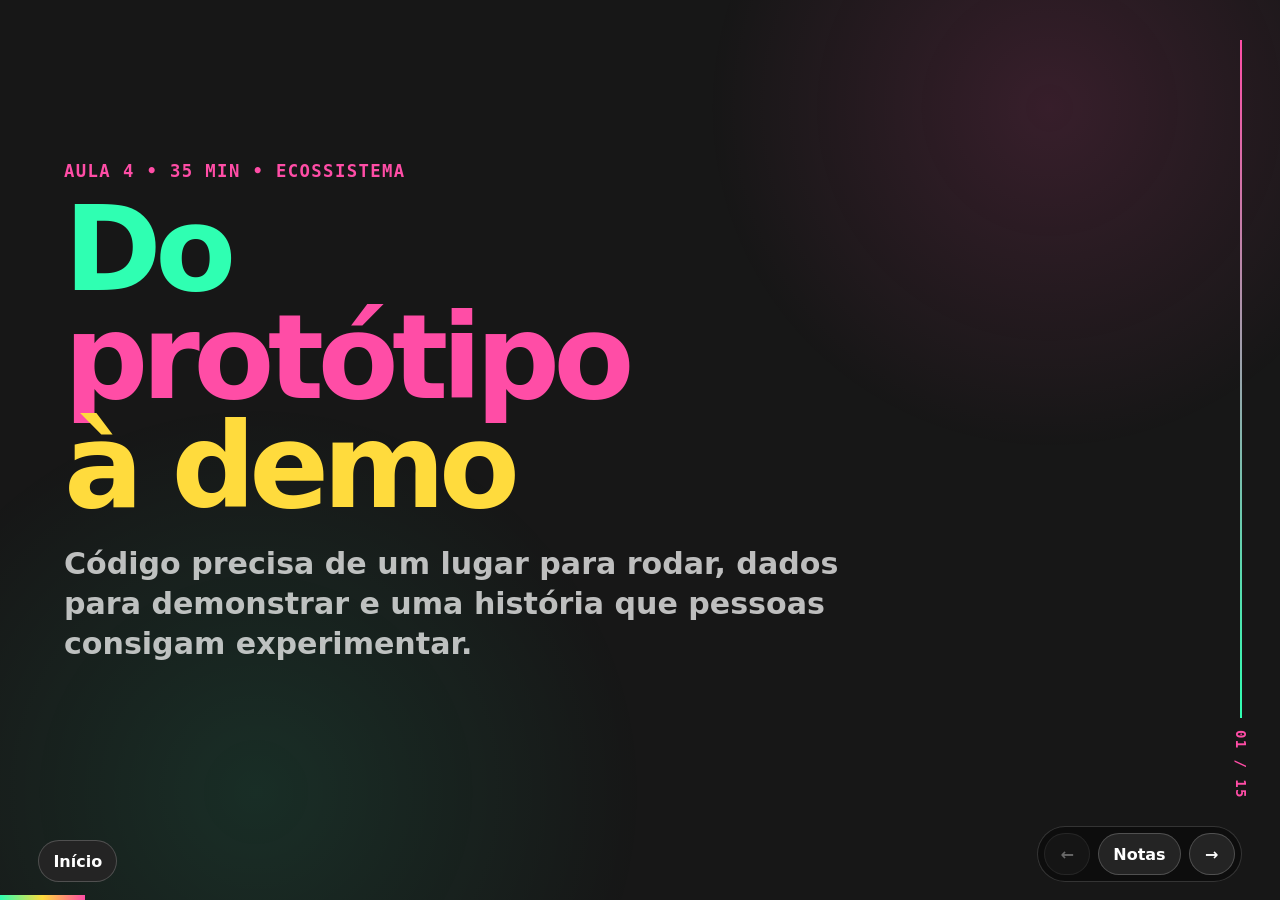
<file: aulas/ferramentas-ecossistema/index.html>
<!doctype html>
<html lang="pt-BR">
<head>
  <meta charset="utf-8" />
  <meta name="viewport" content="width=device-width, initial-scale=1" />
  <title>Aula 4 — Do protótipo à demo</title>
  <link rel="stylesheet" href="../../styles.css" />
  <script src="../../script.js" defer></script>
</head>
<body>
  <main class="deck">
    <section class="slide dark active cover">
      <div class="kicker">Aula 4 • 35 min • Ecossistema</div>
      <h1><span class="accent-green">Do</span><br><span class="accent-pink">protótipo</span><br><span class="accent-yellow">à demo</span></h1>
      <p class="subtitle">Código precisa de um lugar para rodar, dados para demonstrar e uma história que pessoas consigam experimentar.</p>
      <aside class="notes"><p>Esta aula fecha o percurso. Priorize decisões que desbloqueiam a entrega; listas de ferramentas ficam em recursos.</p></aside>
    </section>

    <section class="slide light section-break">
      <div class="kicker">Quatro decisões</div>
      <h2>Onde editar, guardar, publicar e mostrar?</h2>
      <aside class="notes"><p>Peça para as equipes responderem rapidamente o que já está decidido.</p></aside>
    </section>

    <section class="slide dark">
      <div class="kicker">Stack mínima</div>
      <h2>Escolha o caminho com menos dependências</h2>
      <div class="content four-col">
        <article class="card green"><h3>Editar</h3><p>VS Code, Cursor ou editor web.</p></article>
        <article class="card pink"><h3>Versionar</h3><p>GitHub e commits pequenos.</p></article>
        <article class="card yellow"><h3>Publicar</h3><p>Netlify, Vercel ou Pages.</p></article>
        <article class="card blue"><h3>Dados</h3><p>Local primeiro; backend se necessário.</p></article>
      </div>
      <aside class="notes"><p>Os nomes são exemplos atuais, não compromissos permanentes. A decisão deve considerar a experiência da equipe.</p></aside>
    </section>

    <section class="slide light">
      <div class="kicker">Ambiente local</div>
      <h2>Três ferramentas para enxergar o projeto</h2>
      <div class="content three-col">
        <article class="card green"><h3>Servidor local</h3><p>Evita limitações de abrir HTML diretamente.</p></article>
        <article class="card pink"><h3>Console</h3><p>Mostra erros e logs reproduzíveis.</p></article>
        <article class="card yellow"><h3>Network</h3><p>Mostra APIs, falhas e tempo de resposta.</p></article>
      </div>
      <aside class="notes"><p>Faça uma demo rápida do DevTools se o grupo ainda não o conhece.</p></aside>
    </section>

    <section class="slide dark demo">
      <div class="kicker">Publicação</div>
      <h2>Deploy cedo, não cinco minutos antes</h2>
      <div class="content two-col">
        <div class="demo-box"><p>Publique uma versão mínima e abra o link em outro dispositivo.</p></div>
        <article class="card yellow"><h3>Critério</h3><p>Uma pessoa fora do computador do time consegue acessar e completar a jornada principal.</p></article>
      </div>
      <aside class="notes"><p>Deploy cedo reduz surpresa de caminhos, arquivos, APIs e permissões.</p></aside>
    </section>

    <section class="slide light">
      <div class="kicker">Dados</div>
      <h2>Comece com a solução mais simples que atende a demo</h2>
      <div class="content compare">
        <article class="card green"><h3>Local ou fictício</h3><p>Landing, calculadora, catálogo demonstrativo e protótipo navegável.</p></article>
        <article class="card pink"><h3>Backend</h3><p>Dados compartilhados, votos, uploads, histórico ou uso entre dispositivos.</p></article>
      </div>
      <aside class="notes"><p>Não adicione banco para parecer profissional. Adicione quando o comportamento exige persistência compartilhada.</p></aside>
    </section>

    <section class="slide dark">
      <div class="kicker">Login</div>
      <h2>Cadastro é uma feature, não uma decoração</h2>
      <div class="content">
        <ul class="big-list"><li>A jornada principal exige identidade?</li><li>A pessoa perde algo importante sem conta?</li><li>O login melhora a demo ou cria atrito?</li></ul>
        <div class="callout">Se a resposta for “não”, pule o login.</div>
      </div>
      <aside class="notes"><p>Para projetos LGBTQIAPN+, cadastro pode aumentar risco e excluir pessoas. Justifique a coleta.</p></aside>
    </section>

    <section class="slide light">
      <div class="kicker">Versionamento</div>
      <h2>Git é o botão de voltar do projeto</h2>
      <div class="content three-col">
        <article class="card green"><h3>Commit</h3><p>Uma mudança coerente e testada.</p></article>
        <article class="card pink"><h3>Push</h3><p>Backup e colaboração.</p></article>
        <article class="card yellow"><h3>Revert</h3><p>Retorno a um estado funcional.</p></article>
      </div>
      <aside class="notes"><p>GitHub Desktop é aceitável. O objetivo pedagógico é preservar estados funcionais.</p></aside>
    </section>

    <section class="slide dark">
      <div class="kicker">Segredos</div>
      <h2>Chave privada nunca entra no repositório ou no slide</h2>
      <div class="content two-col">
        <article class="card pink"><h3>Nunca</h3><p>Token, senha, chave privada, `.env` ou dado real em print público.</p></article>
        <article class="card green"><h3>Faça</h3><p>Variáveis de ambiente, `.gitignore`, valores fictícios e rotação após vazamento.</p></article>
      </div>
      <aside class="notes"><p>Diferencie chaves públicas de clientes e segredos de servidor, mas mantenha a regra simples para iniciantes.</p></aside>
    </section>

    <section class="slide light">
      <div class="kicker">Time</div>
      <h2>Divida responsabilidades, não silos</h2>
      <div class="content four-col">
        <article class="card green"><h3>Produto</h3><p>Escopo e decisão.</p></article>
        <article class="card pink"><h3>Experiência</h3><p>Design e conteúdo.</p></article>
        <article class="card yellow"><h3>Entrega</h3><p>Código e deploy.</p></article>
        <article class="card blue"><h3>Qualidade</h3><p>Teste e demo.</p></article>
      </div>
      <aside class="notes"><p>As pessoas podem acumular papéis, mas cada responsabilidade precisa ter alguém olhando.</p></aside>
    </section>

    <section class="slide dark">
      <div class="kicker">Demo • Retomando o Elevator Pitch</div>
      <h2>Mostre a proposta de valor funcionando</h2>
      <div class="content two-col align-start">
        <article class="card pink"><h3>Primeiros 15 segundos</h3><ul class="check-list"><li>Quem vive o problema</li><li>Qual é a dor</li><li>O que torna a solução diferente</li></ul></article>
        <article class="card green"><h3>Suporte visual</h3><ul class="check-list"><li>Hero com proposta de valor</li><li>Bloco da dor</li><li>Três pontos da solução</li><li>CTA com o pedido final</li></ul></article>
        <div class="flow"><span>problema real</span><b>→</b><span>jornada</span><b>→</b><span>resultado</span><b>→</b><span>futuro + pedido</span></div>
      </div>
      <aside class="notes"><p>Retome a oficina da manhã: uma pessoa fala por 60 segundos enquanto a demo comprova a narrativa. Um fluxo funcional vale mais que dez features mencionadas.</p></aside>
    </section>

    <section class="slide light">
      <div class="kicker">README</div>
      <h2>Deixe o projeto compreensível sem vocês na sala</h2>
      <div class="content two-col">
        <article class="card green"><h3>Explique</h3><ul class="check-list"><li>Problema e público</li><li>Como testar</li><li>Stack e decisões</li></ul></article>
        <article class="card pink"><h3>Mostre</h3><ul class="check-list"><li>Link publicado</li><li>Screenshots</li><li>Limites e próximos passos</li></ul></article>
      </div>
      <aside class="notes"><p>O README também é peça de portfólio e continuidade do projeto.</p></aside>
    </section>

    <section class="slide dark">
      <div class="kicker">Checklist comunitário</div>
      <h2>Antes de publicar para pessoas reais</h2>
      <div class="content">
        <ul class="check-list"><li>Dados sensíveis foram removidos?</li><li>Localização e identidade estão protegidas?</li><li>Conteúdo público possui canal de denúncia?</li><li>O fluxo funciona sem revelar mais do que o necessário?</li><li>Texto, contraste e teclado foram revisados?</li></ul>
      </div>
      <aside class="notes"><p>Se o projeto não consegue responder, mantenha-o como protótipo com dados fictícios.</p></aside>
    </section>

    <section class="slide light activity">
      <div class="kicker">Prática • Trace a rota até a demo</div>
      <h2>Qual é o mínimo necessário para mostrar valor?</h2>
      <div class="content two-col align-start">
        <div class="activity-box"><span class="time-badge">8 minutos</span><ol class="steps"><li>Defina a jornada que será mostrada.</li><li>Nomeie o estado mínimo funcional.</li><li>Escolha dados e publicação.</li><li>Defina quem executa o teste final.</li><li>Organize a história de 60 segundos.</li></ol></div>
        <article class="card yellow"><h3>Folha • Etapa 5</h3><p>Jornada da demo, estado mínimo, dados, publicação, responsável pelo teste e próximo passo.</p></article>
      </div>
      <aside class="notes"><p>Se houver tempo, cada equipe apresenta: foco, direção, comportamento, critério, risco, evidência e próximo passo. Não é necessário ter uma aplicação pronta.</p></aside>
    </section>

    <section class="slide dark recap">
      <div class="kicker">Fechamento</div>
      <h2>Construir é entregar uma experiência responsável</h2>
      <div class="content">
        <ul class="big-list"><li>Clareza para pedir.</li><li>Memória para coordenar.</li><li>Evidência para verificar.</li><li>Cuidado para publicar.</li></ul>
        <a class="pill" href="../../index.html">Voltar ao cronograma →</a>
      </div>
      <aside class="notes"><p>Feche convidando as equipes a começar pela primeira tarefa já registrada, não por uma nova rodada de planejamento.</p></aside>
    </section>
  </main>

  <div class="progress" id="progress" role="progressbar" aria-label="Progresso da aula"></div>
  <a class="deck-link" href="../../index.html">Início</a><div class="scroll-status" id="scrollStatus" aria-live="polite"></div>
  <nav class="controls" aria-label="Controles dos slides"><button id="prevBtn" aria-label="Slide anterior">←</button><button id="notesBtn" aria-label="Mostrar notas">Notas</button><button id="nextBtn" aria-label="Próximo slide">→</button></nav>
  <aside class="notes-panel" id="notesPanel" aria-live="polite"><button class="close" id="closeNotes">Fechar</button><h4>Notas</h4><div id="notesContent"></div></aside>
</body>
</html>
</file>
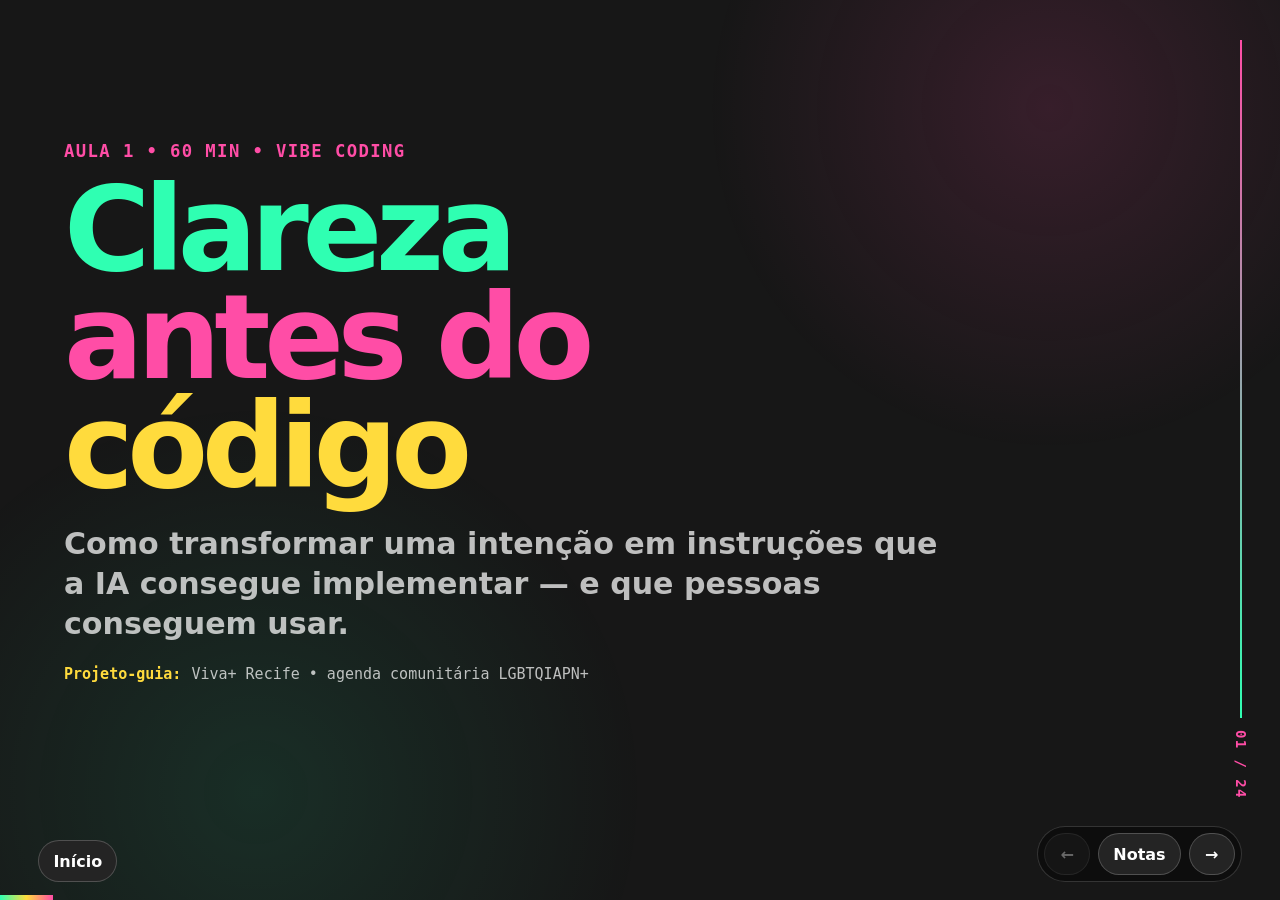
<file: aulas/prompt-engineering/index.html>
<!doctype html>
<html lang="pt-BR">
<head>
  <meta charset="utf-8" />
  <meta name="viewport" content="width=device-width, initial-scale=1" />
  <title>Aula 1 — Clareza para construir com IA</title>
  <link rel="stylesheet" href="../../styles.css" />
  <script src="../../script.js" defer></script>
</head>
<body>
  <main class="deck">
    <section class="slide dark active cover">
      <div class="kicker">Aula 1 • 60 min • Vibe coding</div>
      <h1><span class="accent-green">Clareza</span><br><span class="accent-pink">antes do</span><br><span class="accent-yellow">código</span></h1>
      <p class="subtitle">Como transformar uma intenção em instruções que a IA consegue implementar — e que pessoas conseguem usar.</p>
      <div class="project-strip"><strong>Projeto-guia:</strong> Viva+ Recife • agenda comunitária LGBTQIAPN+</div>
      <aside class="notes"><p>Abra conectando com o bloco de design: o código começa depois que problema, público e experiência já foram discutidos.</p></aside>
    </section>

    <section class="slide dark">
      <div class="kicker">Manhã → tarde</div>
      <h2>Vibe coding começa onde o design terminou</h2>
      <div class="content">
        <div class="flow"><span>Design Thinking</span><b>→</b><span>Component-Driven Design</span><b>→</b><span>Elevator Pitch</span><b>→</b><span>Vibe Coding</span></div>
        <div class="callout">Não vamos pedir à IA para decidir novamente o que o time já descobriu.</div>
      </div>
      <aside class="notes"><p>Relembre a programação: Design Thinking às 9h, Component-Driven Design às 10h, Elevator Pitch às 11h e vibe coding a partir das 13h.</p></aside>
    </section>

    <section class="slide dark">
      <div class="kicker">Transição • Mentalidade AI-Driven</div>
      <h2>IA acelera o processo. Pessoas dirigem o produto.</h2>
      <div class="content two-col align-start">
        <article class="card pink">
          <h3>Não é</h3>
          <ul class="check-list">
            <li>Começar pela ferramenta</li>
            <li>Pedir uma solução mágica</li>
            <li>Aceitar a primeira resposta</li>
            <li>Terceirizar decisões e responsabilidade</li>
          </ul>
        </article>
        <article class="card green">
          <h3>É</h3>
          <ul class="check-list">
            <li>Começar pelo problema validado</li>
            <li>Transformar design em contexto</li>
            <li>Explorar alternativas rapidamente</li>
            <li>Verificar com evidências</li>
            <li>Registrar decisões e aprendizados</li>
          </ul>
        </article>
        <div class="callout">Design define a direção. A IA amplia possibilidades. O time escolhe, testa e responde pelo resultado.</div>
      </div>
      <aside class="notes"><p>Apresente como “AI-Driven, Human-Guided”: a IA participa do processo inteiro, mas empatia, julgamento, segurança comunitária e responsabilidade continuam humanas.</p></aside>
    </section>

    <section class="slide dark">
      <div class="kicker">Handoff 2 • Component-Driven Design</div>
      <h2>A unidade da interface é o componente</h2>
      <div class="content two-col align-start">
        <article class="card pink"><h3>Reutilizar e padronizar</h3><ul class="check-list"><li>Projetar componentes, não páginas isoladas</li><li>Usar affordances familiares</li><li>Escolher switch, checkbox e outros pelo contexto</li><li>Organizar do simples ao composto com Atomic Design</li></ul></article>
        <article class="card green"><h3>Especificar para a IA</h3><ul class="check-list"><li>Nome e função do componente</li><li>Variantes: primary, secondary, destructive</li><li>Estados: hover, active, disabled, loading e erro</li><li>Vocabulário e referências de Storybook ou shadcn/ui</li></ul></article>
      </div>
      <aside class="notes"><p>Reforce a mudança de paradigma vista pela manhã: definir e chamar, em vez de escrever e copiar.</p></aside>
    </section>

    <section class="slide light">
      <div class="kicker">Handoff 3 • Elevator Pitch</div>
      <h2>O pitch já definiu o que merece ser construído</h2>
      <div class="content three-col align-start">
        <article class="card green"><h3>Proposta de valor</h3><p>Para quem, qual dor, qual solução e qual diferença.</p></article>
        <article class="card pink"><h3>Narrativa e solução</h3><p>Time, problema real da comunidade, jornada, público inicial e vantagem.</p></article>
        <article class="card yellow"><h3>Futuro e pedido</h3><p>Sustentabilidade, evidências, objetivo final e chamada para ação.</p></article>
      </div>
      <p class="subtitle">Um problema por pitch. O suporte visual já prevê hero, dor, três pontos da solução e CTA.</p>
      <aside class="notes"><p>O pitch de 60 segundos vira o resumo executivo do projeto. Os primeiros 15 segundos precisam continuar claros na primeira tela.</p></aside>
    </section>

    <section class="slide dark">
      <div class="kicker">Kit comum • Viva+ Recife</div>
      <h2>Todo mundo começa do mesmo problema</h2>
      <div class="content three-col">
        <article class="card green"><h3>Contexto</h3><p>Problema e proposta de valor.</p></article>
        <article class="card pink"><h3>Público</h3><p>Objetivos, necessidades e cuidados.</p></article>
        <article class="card yellow"><h3>Jornada</h3><p>Descobrir, procurar, avaliar e decidir.</p></article>
      </div>
      <p class="subtitle">O kit não define tela, componente, estilo ou tecnologia. Essas decisões pertencem às equipes.</p>
      <aside class="notes"><p>Apresente os três documentos como leitura comum. Não transforme abrir ou anexar arquivos em objetivo da aula.</p></aside>
    </section>

    <section class="slide light">
      <div class="kicker">Dinâmica do bloco</div>
      <h2>Um produto, uma decisão por aula</h2>
      <div class="content">
        <div class="flow"><span>foco</span><b>→</b><span>direção</span><b>→</b><span>critérios</span><b>→</b><span>riscos</span><b>→</b><span>evidências</span><b>→</b><span>entrega</span></div>
        <div class="two-col">
          <article class="card green"><h3>A IA participa</h3><p>Questiona, sugere alternativas e ajuda a comparar.</p></article>
          <article class="card pink"><h3>A equipe decide</h3><p>Interpreta, justifica, testa e registra o caminho.</p></article>
        </div>
      </div>
      <aside class="notes"><p>As atividades funcionam com ou sem IA. O aprendizado está no raciocínio e na justificativa, não em copiar uma fórmula.</p></aside>
    </section>

    <section class="slide dark">
      <div class="kicker">Bloco 1</div>
      <h2>Como a LLM <span class="accent-pink">“pensa”</span></h2>
      <p class="subtitle">Modelo mental simples: uma máquina de completar texto que prevê a próxima palavra mais provável.</p>
      <div class="content">
        <div class="image-slot media">
          <img src="img/google_autocomplete.gif" alt="Autocompletar turbinado" />
        </div>
      </div>
      <aside class="notes"><p>Evite transformers, atenção e matemática. A analogia do teclado é suficiente para o público.</p></aside>
    </section>

    <section class="slide light section-break">
      <div class="kicker">Modelo mental</div>
      <h2>A IA amplifica a direção que recebe</h2>
      <p class="subtitle">Se a direção estiver confusa, ela produz confusão mais rápido.</p>
      <aside class="notes"><p>Evite dizer que a IA “entende tudo”. Ela trabalha com o contexto disponível e pode preencher lacunas de maneira convincente, mas errada.</p></aside>
    </section>

    <section class="slide light">
      <div class="kicker">Consequências práticas</div>
      <h2>O que muda no seu prompt?</h2>
      <div class="content">
        <ul class="big-list">
          <li>Ela responde no estilo de quem você invoca.</li>
          <li>Ela não sabe o que você não disse.</li>
          <li>Ela usa o contexto da conversa atual.</li>
          <li>Ela pode alucinar com confiança.</li>
          <li>A ordem do prompt importa.</li>
        </ul>
      </div>
      <aside class="notes"><p>Conecte cada consequência ao kit comum: explicar o contexto reduz lacunas e critérios ajudam a verificar respostas plausíveis.</p></aside>
    </section>

    <section class="slide dark">
      <div class="kicker">Contraste</div>
      <h2>Pedido genérico × direção clara</h2>
      <div class="content compare">
        <article class="card pink"><span class="tag">GENÉRICO</span><h3>Faça um site de eventos</h3><p>Sem público, jornada, identidade ou limite de escopo.</p></article>
        <article class="card green"><span class="tag">CLARO</span><h3>Crie a home do Viva+ Recife</h3><p>Agenda mobile-first de eventos LGBTQIAPN+, com busca por data, cards acessíveis e nenhum cadastro obrigatório.</p></article>
      </div>
      <aside class="notes"><p>Pergunte à turma quais decisões já estão presentes no segundo pedido. Faça-os nomear público, tarefa, formato e restrição.</p></aside>
    </section>

    <section class="slide light">
      <div class="kicker">Estrutura mínima</div>
      <h2>Cinco peças para orientar a IA</h2>
      <div class="content">
        <ol class="steps">
          <li><strong>Papel:</strong> qual perspectiva ajuda nesta tarefa?</li>
          <li><strong>Objetivo:</strong> o que precisa existir ao final?</li>
          <li><strong>Contexto:</strong> público, dor, jornada, proposta de valor e referências?</li>
          <li><strong>Restrições:</strong> escopo, componentes, estados, acessibilidade e privacidade?</li>
          <li><strong>Critério:</strong> qual tarefa do roteiro de teste precisa funcionar?</li>
        </ol>
      </div>
      <aside class="notes"><p>Não trate “papel” como palavra mágica. O valor está em tornar explícita a perspectiva necessária para a tarefa.</p></aside>
    </section>

    <section class="slide dark">
      <div class="kicker">Antes de conversar com a IA</div>
      <h2>Quatro perguntas organizam a intenção</h2>
      <div class="content four-col">
        <article class="card green"><h3>Objetivo</h3><p>O que queremos obter?</p></article>
        <article class="card pink"><h3>Contexto</h3><p>O que ela precisa compreender?</p></article>
        <article class="card yellow"><h3>Limites</h3><p>O que precisa respeitar?</p></article>
        <article class="card blue"><h3>Avaliação</h3><p>Como julgaremos a resposta?</p></article>
      </div>
      <aside class="notes"><p>Não ofereça um texto mágico para copiar. Peça que as equipes respondam às perguntas e conversem com a IA usando as próprias palavras.</p></aside>
    </section>

    <section class="slide light activity">
      <div class="kicker">Prática • Defina uma direção</div>
      <h2>Qual parte da jornada sua equipe quer melhorar?</h2>
      <div class="content two-col align-start">
        <div class="activity-box"><span class="time-badge">12 minutos</span><ol class="steps"><li>Escolha um foco.</li><li>Explique-o à IA com palavras próprias.</li><li>Peça duas possibilidades.</li><li>Questione riscos e suposições.</li><li>Escolha e justifique uma direção.</li></ol></div>
        <article class="card yellow"><h3>Exemplos de foco</h3><ul class="check-list"><li>Descobrir eventos para hoje</li><li>Entender acessibilidade</li><li>Confiar na origem das informações</li><li>Comparar ou compartilhar atividades</li></ul></article>
      </div>
      <aside class="notes"><p>Foco é o recorte da jornada que a equipe deseja otimizar primeiro. Não é funcionalidade, layout ou tecnologia.</p></aside>
    </section>

    <section class="slide dark">
      <div class="kicker">Revisão em dupla</div>
      <h2>A outra pessoa entendeu a mesma coisa?</h2>
      <div class="content">
        <ul class="big-list"><li>Qual necessidade foi priorizada?</li><li>Por que essa direção ajuda?</li><li>Que suposição ainda não foi validada?</li><li>Faça uma pergunta de esclarecimento.</li></ul>
      </div>
      <aside class="notes"><p>Dê quatro minutos. A revisão avalia o raciocínio, não a qualidade da frase enviada à IA.</p></aside>
    </section>

    <section class="slide light">
      <div class="kicker">Referências</div>
      <h2>Mostrar costuma ser melhor que adjetivar</h2>
      <div class="content three-col">
        <article class="card green"><h3>Lo-fi e hi-fi</h3><p>Explicam estrutura, prioridade e refinamento esperado.</p></article>
        <article class="card pink"><h3>Style guide</h3><p>Explica tipografia, cores, componentes, variantes e estados.</p></article>
        <article class="card yellow"><h3>Teste e pitch</h3><p>Explicam a tarefa essencial, a proposta de valor e o CTA.</p></article>
      </div>
      <aside class="notes"><p>Conecte explicitamente ao bloco de design. Evite pedir apenas “moderno”, “bonito” ou “premium”.</p></aside>
    </section>

    <section class="slide dark">
      <div class="kicker">Exploração</div>
      <h2>Não se comprometa com a primeira resposta</h2>
      <div class="content">
        <div class="flow"><span>mesmo problema</span><b>→</b><span>2–3 direções</span><b>→</b><span>comparar</span><b>→</b><span>escolher</span></div>
        <div class="callout">Explore barato. Escolha com intenção.</div>
      </div>
      <aside class="notes"><p>Esta prática vem da transcrição de Lazar, adaptada para iniciantes: duas ou três variações, não seis projetos simultâneos.</p></aside>
    </section>

    <section class="slide dark">
      <div class="kicker">Critérios</div>
      <h2>Escolha pelo problema, não pelo efeito “uau”</h2>
      <div class="content four-col">
        <article class="card green"><h3>Desejável</h3><p>Resolve a dor observada na empatia?</p></article>
        <article class="card pink"><h3>Usável</h3><p>Jornada, affordances e estados estão claros?</p></article>
        <article class="card yellow"><h3>Factível</h3><p>É tecnicamente possível no hackathon?</p></article>
        <article class="card blue"><h3>Viável</h3><p>Sustenta a proposta de valor e o pitch?</p></article>
      </div>
      <aside class="notes"><p>Faça cada equipe escolher uma direção e justificar com dois critérios.</p></aside>
    </section>

    <section class="slide light">
      <div class="kicker">Plano antes do código</div>
      <h2>Peça a rota antes de acelerar</h2>
      <div class="content align-start">
        <div class="code">Antes de implementar:
1. Liste os arquivos que pretende alterar.
2. Explique a sequência em até 5 passos.
3. Aponte riscos e dúvidas.
4. Não escreva código ainda.
5. Aguarde minha aprovação.</div>
      </div>
      <aside class="notes"><p>Mostre que aprovação humana é um checkpoint de direção. Isso prepara SDD.</p></aside>
    </section>

    <section class="slide dark">
      <div class="kicker">Loop de trabalho</div>
      <h2>Pequeno, observável, corrigível</h2>
      <div class="content">
        <div class="flow"><span>pedir</span><b>→</b><span>rodar</span><b>→</b><span>observar</span><b>→</b><span>descrever</span><b>→</b><span>ajustar</span></div>
        <p class="subtitle">Uma mudança por vez produz feedback que você consegue interpretar.</p>
      </div>
      <aside class="notes"><p>Evite o prompt “faça o app inteiro”. O feedback fica inútil quando muitas coisas mudam juntas.</p></aside>
    </section>

    <section class="slide light">
      <div class="kicker">Quando algo falhar</div>
      <h2>Relate evidências, não frustração</h2>
      <div class="content compare">
        <article class="card pink"><span class="tag">FRACO</span><h3>Não funcionou</h3><p>A IA precisa adivinhar o estado e o erro.</p></article>
        <article class="card green"><span class="tag">FORTE</span><h3>Ao filtrar por hoje, a lista fica vazia</h3><p>Esperado: 3 eventos. Console: “date is undefined”. Reproduz em Chrome mobile.</p></article>
      </div>
      <aside class="notes"><p>Ensine o padrão: ação, resultado atual, resultado esperado, erro literal e ambiente.</p></aside>
    </section>

    <section class="slide dark">
      <div class="kicker">Responsabilidade</div>
      <h2>A IA implementa. O time responde pelo produto.</h2>
      <div class="content three-col">
        <article class="card yellow"><h3>Teste</h3><p>O fluxo principal funciona?</p></article>
        <article class="card pink"><h3>Proteja</h3><p>Há dados ou pessoas expostas?</p></article>
        <article class="card green"><h3>Compreenda</h3><p>O time sabe explicar a solução?</p></article>
      </div>
      <aside class="notes"><p>Corrija a mensagem “só leia o código se der errado”. Não é necessário escrever tudo manualmente, mas é necessário verificar o comportamento.</p></aside>
    </section>

    <section class="slide dark activity">
      <div class="kicker">Folha de decisões • Etapa 1</div>
      <h2>Registre a escolha, não o prompt</h2>
      <div class="content two-col">
        <div class="activity-box"><span class="time-badge">3 minutos</span><p>Complete: nosso foco é… escolhemos seguir por… essa direção ajuda porque… ainda precisamos descobrir…</p></div>
        <article class="card green"><h3>Próxima aula</h3><p>A direção será transformada em comportamento, critérios e passos verificáveis.</p></article>
      </div>
      <aside class="notes"><p>A folha preserva a decisão mesmo que a conversa, a ferramenta ou a formulação usada pela equipe mudem.</p></aside>
    </section>

    <section class="slide light recap">
      <div class="kicker">Recap</div>
      <h2>Clareza vence velocidade sem direção</h2>
      <div class="content">
        <ul class="big-list"><li>Contexto vem do design.</li><li>Referência reduz ambiguidade.</li><li>Alternativas melhoram julgamento.</li><li>Teste transforma geração em construção.</li></ul>
        <a class="pill" href="../spec-driven-development/index.html">Próxima: memória do projeto →</a>
      </div>
      <aside class="notes"><p>Feche pedindo a uma equipe que explique o que mudou entre o primeiro prompt e a direção escolhida.</p></aside>
    </section>
  </main>

  <div class="progress" id="progress" role="progressbar" aria-label="Progresso da aula"></div>
  <a class="deck-link" href="../../index.html">Início</a>
  <div class="scroll-status" id="scrollStatus" aria-live="polite"></div>
  <nav class="controls" aria-label="Controles dos slides">
    <button id="prevBtn" aria-label="Slide anterior">←</button>
    <button id="notesBtn" aria-label="Mostrar notas">Notas</button>
    <button id="nextBtn" aria-label="Próximo slide">→</button>
  </nav>
  <aside class="notes-panel" id="notesPanel" aria-live="polite">
    <button class="close" id="closeNotes">Fechar</button><h4>Notas</h4><div id="notesContent"></div>
  </aside>
</body>
</html>
</file>
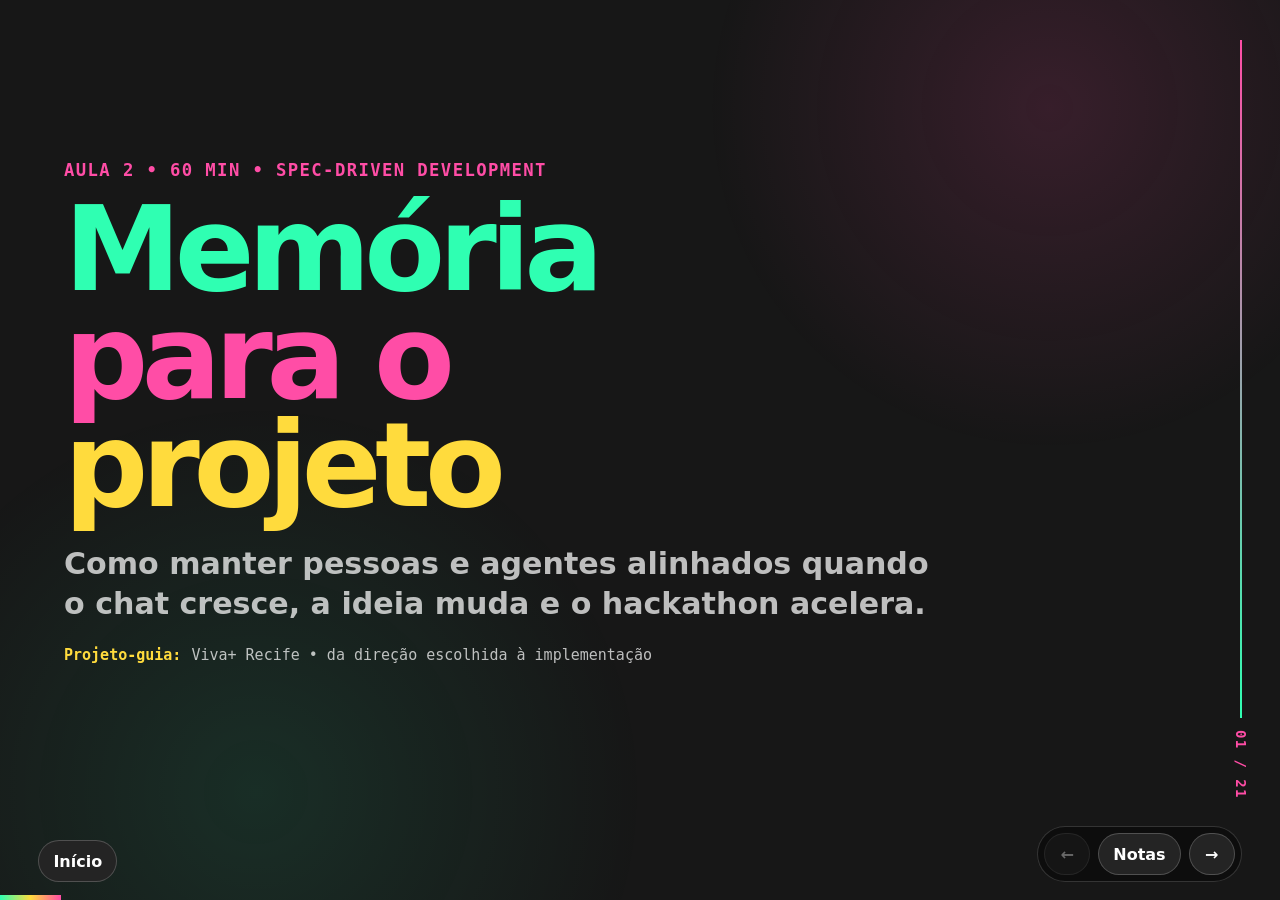
<file: aulas/spec-driven-development/index.html>
<!doctype html>
<html lang="pt-BR">
<head>
  <meta charset="utf-8" />
  <meta name="viewport" content="width=device-width, initial-scale=1" />
  <title>Aula 2 — Spec: memória do projeto</title>
  <link rel="stylesheet" href="../../styles.css" />
  <script src="../../script.js" defer></script>
</head>
<body>
  <main class="deck">
    <section class="slide dark active cover">
      <div class="kicker">Aula 2 • 60 min • Spec-Driven Development</div>
      <h1><span class="accent-green">Memória</span><br><span class="accent-pink">para o</span><br><span class="accent-yellow">projeto</span></h1>
      <p class="subtitle">Como manter pessoas e agentes alinhados quando o chat cresce, a ideia muda e o hackathon acelera.</p>
      <div class="project-strip"><strong>Projeto-guia:</strong> Viva+ Recife • da direção escolhida à implementação</div>
      <aside class="notes"><p>Retome o prompt salvo na aula anterior. Explique que a spec não substitui conversa: ela preserva decisões.</p></aside>
    </section>

    <section class="slide light section-break">
      <div class="kicker">Problema</div>
      <h2>O chat lembra menos que o projeto precisa</h2>
      <p class="subtitle">Decisões antigas somem, nomes mudam e cada nova feature pode contradizer a anterior.</p>
      <aside class="notes"><p>Peça um exemplo real de uma conversa em que a IA esqueceu uma decisão.</p></aside>
    </section>

    <section class="slide dark">
      <div class="kicker">Virada</div>
      <h2>Contexto importante vive fora do chat</h2>
      <div class="content">
        <div class="flow"><span>problema</span><b>→</b><span>spec</span><b>→</b><span>design</span><b>→</b><span>tarefas</span><b>→</b><span>código</span></div>
        <div class="callout">A conversa passa. A fonte de verdade permanece.</div>
      </div>
      <aside class="notes"><p>Use “fonte de verdade” como conceito principal. Não comece por ferramentas ou comandos.</p></aside>
    </section>

    <section class="slide light">
      <div class="kicker">Kit mínimo</div>
      <h2>Três arquivos bastam para começar</h2>
      <div class="content three-col">
        <article class="card green"><h3>spec.md</h3><p>Problema, usuário, escopo e aceitação.</p></article>
        <article class="card pink"><h3>design.md</h3><p>Jornada, componentes, conteúdo e acessibilidade.</p></article>
        <article class="card yellow"><h3>tasks.md</h3><p>Passos pequenos, ordenados e testáveis.</p></article>
      </div>
      <aside class="notes"><p>Constitution, plan e arquivos específicos continuam possíveis, mas não são pré-requisito para equipes iniciantes.</p></aside>
    </section>

    <section class="slide dark">
      <div class="kicker">spec.md</div>
      <h2>O que precisa ser verdade?</h2>
      <div class="content two-col">
        <article class="card green"><h3>Inclua</h3><ul class="check-list"><li>Problema definido e público</li><li>Proposta de valor do pitch</li><li>Jornada principal</li><li>Critérios observáveis e fora de escopo</li></ul></article>
        <article class="card pink"><h3>Evite</h3><ul class="big-list"><li>Solução vaga</li><li>Lista infinita de features</li><li>Critério subjetivo</li><li>Detalhe sem decisão</li></ul></article>
      </div>
      <aside class="notes"><p>A spec descreve resultado e limites. A implementação pode mudar sem quebrar o contrato do produto.</p></aside>
    </section>

    <section class="slide light">
      <div class="kicker">Exemplo • Viva+ Recife</div>
      <h2>Spec curta, decisão concreta</h2>
      <div class="content align-start">
        <div class="code"># Feature: agenda de eventos

Usuário: pessoa procurando iniciativas LGBTQIAPN+ em Recife.
Comportamento: filtrar eventos por data e categoria sem criar conta.

Aceitação:
- cards mostram data, acessibilidade e link oficial;
- filtros funcionam por teclado;
- nenhum dado pessoal é coletado.

Fora de escopo: chat, geolocalização e avaliações públicas.</div>
      </div>
      <aside class="notes"><p>Destaque como “fora de escopo” protege prazo e segurança.</p></aside>
    </section>

    <section class="slide dark">
      <div class="kicker">Critérios de aceitação</div>
      <h2>Troque opinião por comportamento observável</h2>
      <div class="content compare">
        <article class="card pink"><span class="tag">VAGO</span><h3>O filtro deve ser intuitivo</h3><p>Não informa como avaliar.</p></article>
        <article class="card green"><span class="tag">TESTÁVEL</span><h3>Ao escolher “Hoje”, aparecem apenas eventos da data atual</h3><p>Funciona com mouse, toque e teclado.</p></article>
      </div>
      <aside class="notes"><p>Peça para a turma transformar um critério subjetivo em comportamento.</p></aside>
    </section>

    <section class="slide light">
      <div class="kicker">design.md</div>
      <h2>O bloco de design vira contexto executável</h2>
      <div class="content two-col">
        <article class="card pink"><h3>Experiência</h3><ul class="check-list"><li>Mapa de empatia e jornada</li><li>Lo-fi, hi-fi e prioridade</li><li>Roteiro e achados dos testes</li><li>Tom de voz e acessibilidade</li></ul></article>
        <article class="card green"><h3>Sistema visual</h3><ul class="check-list"><li>Style guide e Atomic Design</li><li>Componentes e affordances</li><li>Variantes e estados</li><li>Referências de Storybook ou shadcn/ui</li></ul></article>
      </div>
      <aside class="notes"><p>Este é o elo explícito entre os dois grandes blocos do evento.</p></aside>
    </section>

    <section class="slide dark">
      <div class="kicker">Contrato de componente</div>
      <h2>Especifique antes de pedir para gerar</h2>
      <div class="content align-start">
        <div class="code">Componente: EventCard
Função: resumir um evento e levar ao canal oficial.
Conteúdo: título, data, categoria e recursos de acessibilidade.
Variantes: destaque | padrão.
Estados: default | hover | focus | loading | indisponível.
Ação: botão “Ver detalhes”.
Acessibilidade: foco visível e rótulo completo para leitor de tela.</div>
      </div>
      <aside class="notes"><p>Retome a linguagem aprendida em Component-Driven Design: estrutura, estilo e função modularizados.</p></aside>
    </section>

    <section class="slide dark">
      <div class="kicker">Jornada</div>
      <h2>Descreva o caminho, não só as telas</h2>
      <div class="content">
        <div class="flow"><span>abre a agenda</span><b>→</b><span>filtra por data</span><b>→</b><span>lê acessibilidade</span><b>→</b><span>vai ao canal oficial</span></div>
        <p class="subtitle">Cada passo precisa de estado inicial, ação, resposta e saída segura.</p>
      </div>
      <aside class="notes"><p>Mostre que uma coleção de telas não é uma experiência completa.</p></aside>
    </section>

    <section class="slide light">
      <div class="kicker">tasks.md</div>
      <h2>Uma tarefa, um resultado, um teste</h2>
      <div class="content align-start">
        <div class="code">- [ ] Criar dados fictícios de 6 eventos.
- [ ] Implementar EventCard e suas variantes.
- [ ] Adicionar estados de focus, loading e indisponível.
- [ ] Compor a lista a partir do componente.
- [ ] Implementar filtro por data e estado vazio.
- [ ] Executar o roteiro de teste da manhã.
- [ ] Revisar em 360px e 1280px.</div>
      </div>
      <aside class="notes"><p>Se uma tarefa contém muitos “e”, provavelmente precisa ser quebrada.</p></aside>
    </section>

    <section class="slide dark">
      <div class="kicker">Regras permanentes</div>
      <h2>O agente precisa saber como trabalhar</h2>
      <div class="content two-col">
        <article class="card green"><h3>Arquivo de regras</h3><p><code>AGENTS.md</code>, <code>CLAUDE.md</code>, <code>GEMINI.md</code> ou equivalente.</p></article>
        <article class="card yellow"><h3>Instrução útil</h3><p>Leia spec, design e tasks antes de editar. Execute apenas a próxima tarefa. Explique como testar.</p></article>
      </div>
      <aside class="notes"><p>O nome do arquivo depende da ferramenta. O princípio é estável: regras pequenas, explícitas e versionadas.</p></aside>
    </section>

    <section class="slide light activity">
      <div class="kicker">Prática • Torne a direção verificável</div>
      <h2>O que precisa acontecer para considerarmos a spec correta?</h2>
      <div class="content two-col align-start">
        <div class="activity-box"><span class="time-badge">12 minutos</span><ol class="steps"><li>Descreva um comportamento principal.</li><li>Escreva três critérios observáveis.</li><li>Defina o que fica fora do escopo.</li><li>Liste os três primeiros passos.</li></ol></div>
        <article class="card green"><h3>Use a direção escolhida</h3><p>Não escreva documentação completa. Torne a decisão da aula anterior pequena, clara e testável.</p></article>
      </div>
      <aside class="notes"><p>A atividade pode ser feita em papel. Procure verbos observáveis, limites claros e passos que não misturem muitas mudanças.</p></aside>
    </section>

    <section class="slide dark">
      <div class="kicker">Revisão cruzada</div>
      <h2>Outra equipe consegue encontrar as lacunas?</h2>
      <div class="content four-col">
        <article class="card green"><h3>Usuário</h3><p>Está específico?</p></article>
        <article class="card pink"><h3>Escopo</h3><p>Cabe no evento?</p></article>
        <article class="card yellow"><h3>Teste</h3><p>É observável?</p></article>
        <article class="card blue"><h3>Risco</h3><p>Expõe alguém?</p></article>
      </div>
      <aside class="notes"><p>Seis minutos: quatro para revisão e dois para devolver um único ajuste prioritário.</p></aside>
    </section>

    <section class="slide light">
      <div class="kicker">Execução</div>
      <h2>Documentos dirigem um loop curto</h2>
      <div class="content">
        <div class="flow"><span>ler contexto</span><b>→</b><span>próxima tarefa</span><b>→</b><span>implementar</span><b>→</b><span>testar</span><b>→</b><span>registrar</span></div>
        <div class="callout">O agente não “terminou” até o teste passar.</div>
      </div>
      <aside class="notes"><p>Essa é a rotina profissional que será retomada no próximo módulo.</p></aside>
    </section>

    <section class="slide dark">
      <div class="kicker">Mudança de ideia</div>
      <h2>Atualize a decisão antes do código</h2>
      <div class="content">
        <ol class="steps"><li>Nomeie o que mudou e por quê.</li><li>Atualize spec ou design.</li><li>Revise tarefas afetadas.</li><li>Só então peça a alteração no código.</li></ol>
      </div>
      <aside class="notes"><p>Normalizar mudança é importante; a spec não congela o produto, apenas torna a mudança explícita.</p></aside>
    </section>

    <section class="slide light">
      <div class="kicker">Contexto dinâmico</div>
      <h2>O projeto aprende com os próprios erros</h2>
      <div class="content compare">
        <article class="card pink"><h3>Problema repetido</h3><p>A IA instala dependências ou muda nomes sem avisar.</p></article>
        <article class="card green"><h3>Aprendizado persistente</h3><p>Registre a regra no arquivo do agente e ajuste as próximas tarefas.</p></article>
      </div>
      <aside class="notes"><p>Vem diretamente do método descrito no podcast: transformar correção em memória do sistema.</p></aside>
    </section>

    <section class="slide dark">
      <div class="kicker">Produção responsável</div>
      <h2>Spec também contém segurança e cuidado</h2>
      <div class="content three-col">
        <article class="card yellow"><h3>Dados</h3><p>O que é realmente necessário guardar?</p></article>
        <article class="card pink"><h3>Abuso</h3><p>Como denunciar, moderar ou bloquear?</p></article>
        <article class="card green"><h3>Falha</h3><p>Qual saída segura quando algo quebra?</p></article>
      </div>
      <aside class="notes"><p>Para projetos comunitários, localização, identidade e conteúdo público exigem atenção especial.</p></aside>
    </section>

    <section class="slide light">
      <div class="kicker">Escolha de processo</div>
      <h2>Nem todo projeto precisa do kit completo</h2>
      <div class="content compare">
        <article class="card green"><h3>Protótipo de 2 horas</h3><p>Uma spec curta e uma lista de tarefas podem bastar.</p></article>
        <article class="card pink"><h3>Produto com dados e usuários</h3><p>Documente design, segurança, arquitetura e operação.</p></article>
      </div>
      <aside class="notes"><p>Evite burocratizar. A documentação deve reduzir risco e retrabalho.</p></aside>
    </section>

    <section class="slide dark activity">
      <div class="kicker">Folha de decisões • Etapa 2</div>
      <h2>Registre o que será construído e verificado</h2>
      <div class="content two-col">
        <div class="activity-box"><span class="time-badge">3 minutos</span><p>Registre: comportamento principal, três critérios, fora de escopo e três primeiros passos.</p></div>
        <article class="card yellow"><h3>Próximo módulo</h3><p>Outra equipe revisará suposições, riscos e testes antes da execução.</p></article>
      </div>
      <aside class="notes"><p>A documentação completa continua sendo ensinada como prática de projeto, mas a dinâmica pede apenas o mínimo necessário para a sequência.</p></aside>
    </section>

    <section class="slide light recap">
      <div class="kicker">Recap</div>
      <h2>Memória compartilhada produz velocidade sustentável</h2>
      <div class="content">
        <ul class="big-list"><li>Spec define verdade e limites.</li><li>Design preserva experiência.</li><li>Tarefas tornam execução observável.</li><li>Regras registram aprendizado.</li></ul>
        <a class="pill" href="../vibe-coder-profissional/index.html">Próximo: rotina profissional →</a>
      </div>
      <aside class="notes"><p>Feche reforçando que documentos existem para coordenar pessoas e agentes.</p></aside>
    </section>
  </main>

  <div class="progress" id="progress" role="progressbar" aria-label="Progresso da aula"></div>
  <a class="deck-link" href="../../index.html">Início</a>
  <div class="scroll-status" id="scrollStatus" aria-live="polite"></div>
  <nav class="controls" aria-label="Controles dos slides"><button id="prevBtn" aria-label="Slide anterior">←</button><button id="notesBtn" aria-label="Mostrar notas">Notas</button><button id="nextBtn" aria-label="Próximo slide">→</button></nav>
  <aside class="notes-panel" id="notesPanel" aria-live="polite"><button class="close" id="closeNotes">Fechar</button><h4>Notas</h4><div id="notesContent"></div></aside>
</body>
</html>
</file>
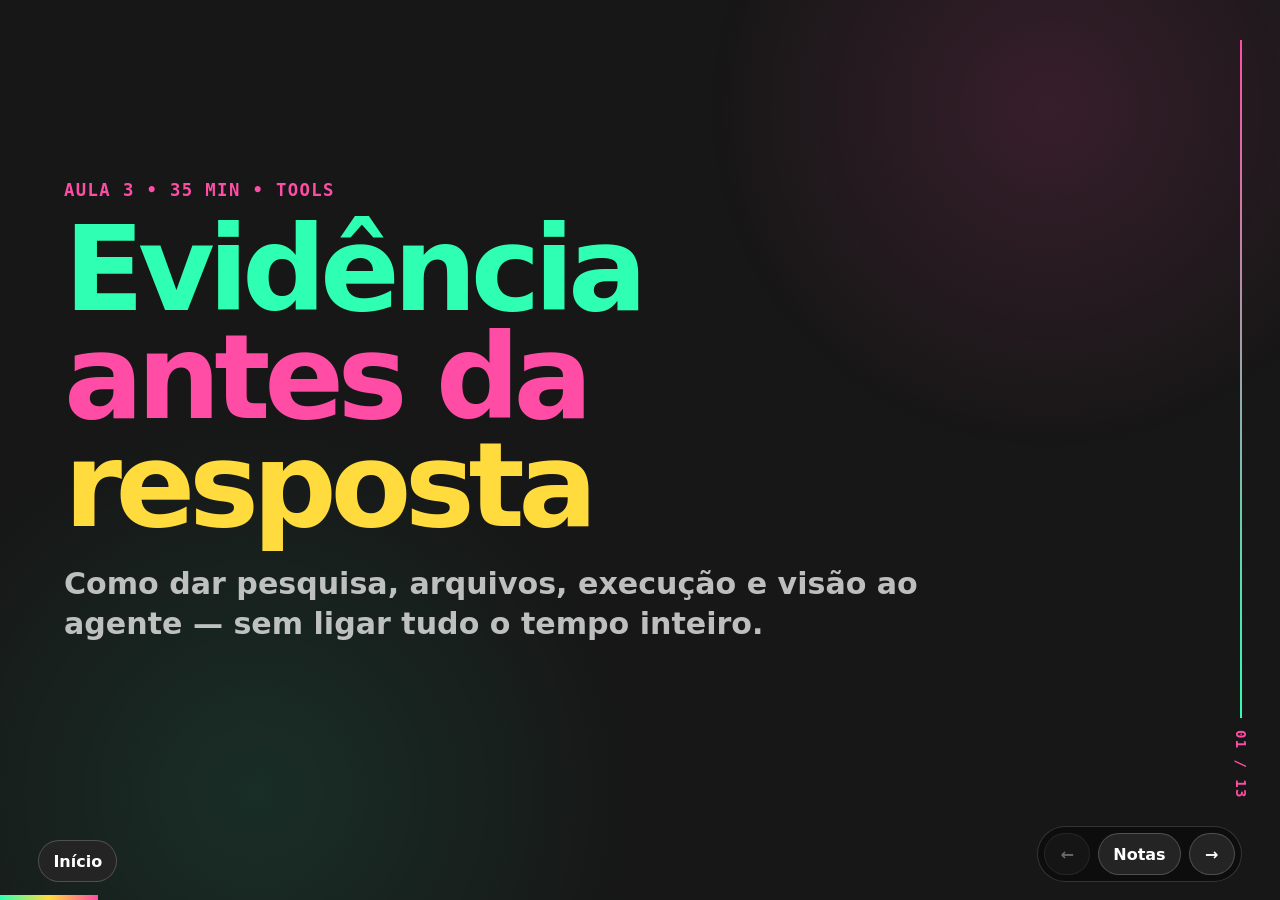
<file: aulas/tools-superpoderes/index.html>
<!doctype html>
<html lang="pt-BR">
<head>
  <meta charset="utf-8" />
  <meta name="viewport" content="width=device-width, initial-scale=1" />
  <title>Aula 3 — Tools: evidência antes de resposta</title>
  <link rel="stylesheet" href="../../styles.css" />
  <script src="../../script.js" defer></script>
</head>
<body>
  <main class="deck">
    <section class="slide dark active cover">
      <div class="kicker">Aula 3 • 35 min • Tools</div>
      <h1><span class="accent-green">Evidência</span><br><span class="accent-pink">antes da</span><br><span class="accent-yellow">resposta</span></h1>
      <p class="subtitle">Como dar pesquisa, arquivos, execução e visão ao agente — sem ligar tudo o tempo inteiro.</p>
      <aside class="notes"><p>A aula é demonstrativa. O objetivo é escolher a ferramenta certa, não decorar produtos.</p></aside>
    </section>

    <section class="slide light section-break">
      <div class="kicker">Modelo mental</div>
      <h2>Tool é uma forma de obter evidência</h2>
      <p class="subtitle">O agente deixa de responder apenas “de cabeça” e passa a observar, consultar ou executar.</p>
      <aside class="notes"><p>Use exemplos simples: pesquisar documentação, ler regulamento, executar teste e analisar screenshot.</p></aside>
    </section>

    <section class="slide dark">
      <div class="kicker">Matriz de decisão</div>
      <h2>Comece pela pergunta</h2>
      <div class="content">
        <div class="table-shell"><table class="table"><thead><tr><th>Preciso saber…</th><th>Use</th><th>Evidência</th></tr></thead><tbody><tr><td>algo atual?</td><td>Busca/web</td><td>Fontes recentes</td></tr><tr><td>algo deste projeto?</td><td>Arquivos</td><td>Código, spec e dados</td></tr><tr><td>se funciona?</td><td>Execução</td><td>Teste, log e resultado</td></tr><tr><td>como parece?</td><td>Visão/imagem</td><td>Screenshot ou referência</td></tr></tbody></table></div>
      </div>
      <aside class="notes"><p>Esta tabela deve virar a colinha principal do módulo.</p></aside>
    </section>

    <section class="slide light">
      <div class="kicker">Busca</div>
      <h2>Use quando o tempo muda a resposta</h2>
      <div class="content compare">
        <article class="card green"><h3>Bom uso</h3><p>Documentação atual, preço, limite, notícia, legislação ou disponibilidade.</p></article>
        <article class="card pink"><h3>Peça também</h3><p>Data, link, fonte primária e indicação do que foi inferido.</p></article>
      </div>
      <aside class="notes"><p>Mostre uma pergunta atual relacionada à stack escolhida pela turma.</p></aside>
    </section>

    <section class="slide dark">
      <div class="kicker">Arquivos</div>
      <h2>O melhor contexto pode já estar com vocês</h2>
      <div class="content three-col">
        <article class="card green"><h3>Design</h3><p>Wireframe, tokens e screenshots.</p></article>
        <article class="card pink"><h3>Projeto</h3><p>Spec, código, logs e README.</p></article>
        <article class="card yellow"><h3>Evento</h3><p>Regulamento, critérios e cronograma.</p></article>
      </div>
      <aside class="notes"><p>Oriente a remover dados pessoais e segredos antes de anexar arquivos.</p></aside>
    </section>

    <section class="slide light">
      <div class="kicker">Execução</div>
      <h2>Peça resultado verificável</h2>
      <div class="content two-col">
        <article class="card green"><h3>Útil para</h3><ul class="check-list"><li>Rodar testes</li><li>Validar JSON</li><li>Analisar CSV</li><li>Reproduzir bugs</li></ul></article>
        <article class="card yellow"><h3>Saída esperada</h3><p>Comando executado, resultado, falhas encontradas e próximo teste recomendado.</p></article>
      </div>
      <aside class="notes"><p>Diferencie “escrever código” de “executar e verificar código”.</p></aside>
    </section>

    <section class="slide dark">
      <div class="kicker">Visão</div>
      <h2>Screenshot é entrada, não especificação completa</h2>
      <div class="content">
        <ol class="steps"><li>Anexe a tela ou wireframe.</li><li>Explique o objetivo e o viewport.</li><li>Nomeie estados e interações invisíveis.</li><li>Peça comparação depois de implementar.</li></ol>
      </div>
      <aside class="notes"><p>Conecte ao bloco de design. Uma imagem não explica dados, acessibilidade nem comportamento.</p></aside>
    </section>

    <section class="slide light demo">
      <div class="kicker">Demo guiada</div>
      <h2>Uma feature, três evidências</h2>
      <div class="content">
        <div class="demo-box"><ol class="steps"><li>Ler <strong>spec.md</strong> e <strong>design.md</strong>.</li><li>Inspecionar wireframe, style guide e contrato de componente.</li><li>Implementar o filtro, variantes e estados previstos.</li><li>Executar o roteiro de teste e revisar o screenshot.</li></ol></div>
      </div>
      <aside class="notes"><p>Faça uma única demo integrada, em vez de quatro demos desconectadas. Use estado pré-preparado para reduzir risco.</p></aside>
    </section>

    <section class="slide dark">
      <div class="kicker">Quando desligar</div>
      <h2>Mais ferramentas também geram mais ruído</h2>
      <div class="content three-col">
        <article class="card pink"><h3>Custo</h3><p>Mais tempo e contexto consumido.</p></article>
        <article class="card yellow"><h3>Risco</h3><p>Mais dados e permissões envolvidos.</p></article>
        <article class="card green"><h3>Foco</h3><p>Use só o necessário para a tarefa atual.</p></article>
      </div>
      <aside class="notes"><p>“Ligue tudo” não é estratégia. Permissão mínima também vale para agentes.</p></aside>
    </section>

    <section class="slide light">
      <div class="kicker">Segurança</div>
      <h2>Antes de compartilhar contexto</h2>
      <div class="content">
        <ul class="check-list"><li>Remova chaves, tokens, senhas e dados pessoais.</li><li>Use dados fictícios em demos e planilhas.</li><li>Confirme o destino e a finalidade do arquivo.</li><li>Evite expor localização ou identidade de pessoas vulneráveis.</li><li>Revogue credenciais que apareceram por engano.</li></ul>
      </div>
      <aside class="notes"><p>Este slide é obrigatório para um hackathon que pode gerar produtos comunitários com dados sensíveis.</p></aside>
    </section>

    <section class="slide dark activity">
      <div class="kicker">Prática • Evidência antes da ferramenta</div>
      <h2>O que precisamos descobrir?</h2>
      <div class="content two-col align-start">
        <div class="activity-box"><span class="time-badge">6 minutos</span><ol class="steps"><li>Escolha uma incerteza da Folha.</li><li>Defina qual evidência reduziria a dúvida.</li><li>Escolha busca, arquivo, execução, visão ou nenhuma tool.</li><li>Diga como saberá que a dúvida foi resolvida.</li></ol></div>
        <article class="card green"><h3>Registre • Etapa 4</h3><p>Precisamos descobrir… A evidência seria… Vamos obtê-la usando… Saberemos que resolveu quando…</p></article>
      </div>
      <aside class="notes"><p>Não aceite “usar IA” como resposta. A equipe precisa nomear a incerteza e a evidência antes da ferramenta.</p></aside>
    </section>

    <section class="slide light">
      <div class="kicker">Panorama opcional</div>
      <h2>MCP e skills vêm depois do problema</h2>
      <div class="content compare">
        <article class="card blue"><h3>MCP</h3><p>Padrão para conectar agentes a serviços e dados externos.</p></article>
        <article class="card pink"><h3>Skills</h3><p>Instruções, scripts e recursos empacotados para uma tarefa.</p></article>
      </div>
      <aside class="notes"><p>Não demonstre. Deixe como repertório para quem quiser aprofundar depois do hackathon.</p></aside>
    </section>

    <section class="slide dark recap">
      <div class="kicker">Recap</div>
      <h2>Tool certa reduz uma incerteza específica</h2>
      <div class="content">
        <ul class="big-list"><li>Atualidade pede fonte.</li><li>Projeto pede arquivo.</li><li>Funcionamento pede execução.</li><li>Visual pede comparação.</li></ul>
        <a class="pill" href="../ferramentas-ecossistema/index.html">Próxima: publicar e operar →</a>
      </div>
      <aside class="notes"><p>Peça para uma equipe dizer qual tool escolheu e por quê.</p></aside>
    </section>
  </main>

  <div class="progress" id="progress" role="progressbar" aria-label="Progresso da aula"></div>
  <a class="deck-link" href="../../index.html">Início</a><div class="scroll-status" id="scrollStatus" aria-live="polite"></div>
  <nav class="controls" aria-label="Controles dos slides"><button id="prevBtn" aria-label="Slide anterior">←</button><button id="notesBtn" aria-label="Mostrar notas">Notas</button><button id="nextBtn" aria-label="Próximo slide">→</button></nav>
  <aside class="notes-panel" id="notesPanel" aria-live="polite"><button class="close" id="closeNotes">Fechar</button><h4>Notas</h4><div id="notesContent"></div></aside>
</body>
</html>
</file>
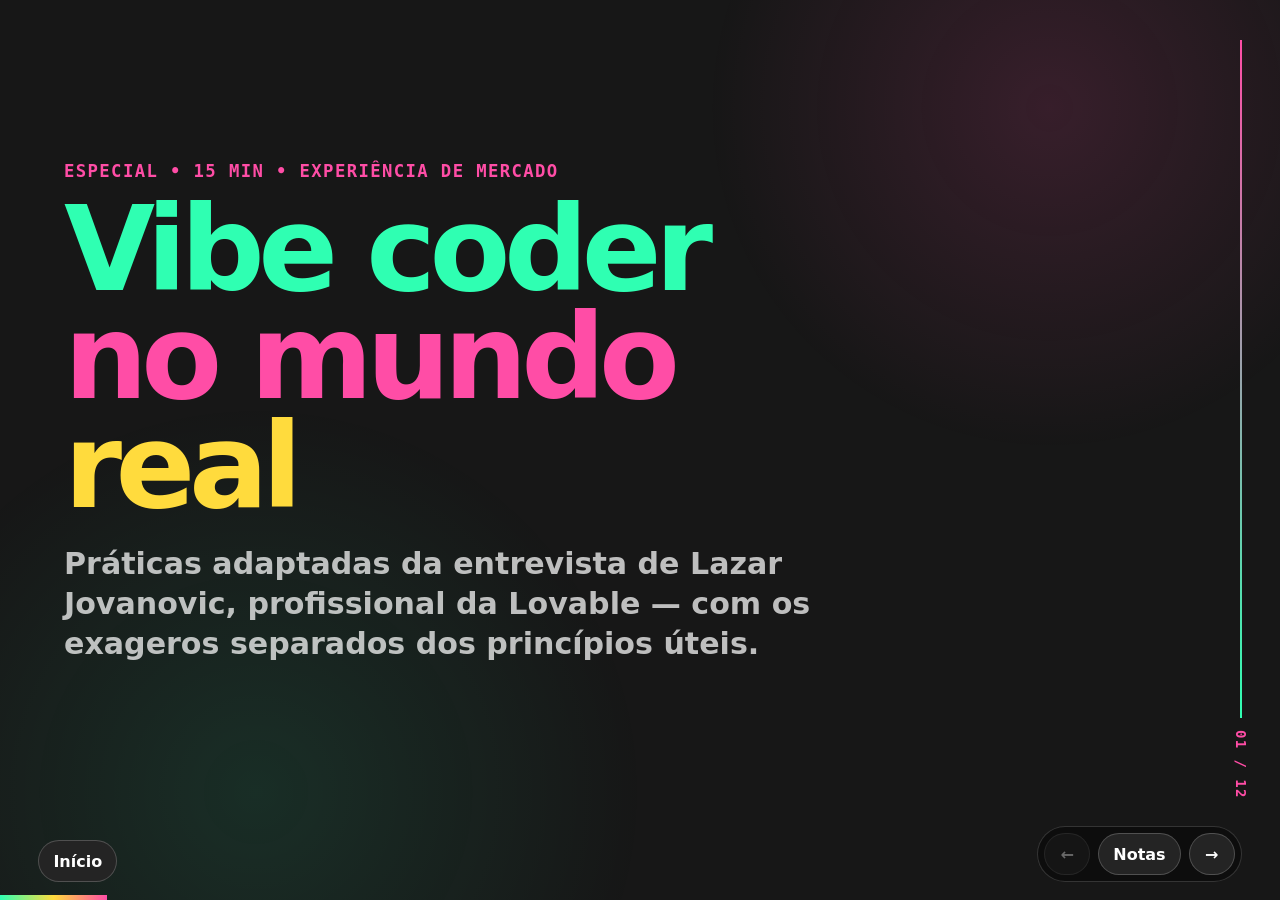
<file: aulas/vibe-coder-profissional/index.html>
<!doctype html>
<html lang="pt-BR">
<head>
  <meta charset="utf-8" />
  <meta name="viewport" content="width=device-width, initial-scale=1" />
  <title>Especial — Dicas de um vibe coder profissional</title>
  <link rel="stylesheet" href="../../styles.css" />
  <script src="../../script.js" defer></script>
</head>
<body>
  <main class="deck">
    <section class="slide dark active cover">
      <div class="kicker">Especial • 15 min • Experiência de mercado</div>
      <h1><span class="accent-green">Vibe coder</span><br><span class="accent-pink">no mundo</span><br><span class="accent-yellow">real</span></h1>
      <p class="subtitle">Práticas adaptadas da entrevista de Lazar Jovanovic, profissional da Lovable — com os exageros separados dos princípios úteis.</p>
      <aside class="notes"><p>Contextualize a fonte: uma experiência profissional relevante, mas ligada a uma empresa e ferramenta específicas. Não trate opiniões como consenso de mercado.</p></aside>
    </section>

    <section class="slide light">
      <div class="kicker">O papel</div>
      <h2>Transformar ideias em produtos, não prompts em código</h2>
      <div class="content three-col">
        <article class="card green"><h3>Produto</h3><p>Escolher o problema e definir sucesso.</p></article>
        <article class="card pink"><h3>Design</h3><p>Dirigir experiência, conteúdo e qualidade.</p></article>
        <article class="card yellow"><h3>Engenharia</h3><p>Entregar, testar, proteger e manter.</p></article>
      </div>
      <aside class="notes"><p>O mercado valoriza a convergência das funções, mas profundidade especializada continua necessária em sistemas críticos.</p></aside>
    </section>

    <section class="slide dark section-break">
      <div class="kicker">Velocidade certa</div>
      <h2>Planejar muito. Executar pequeno.</h2>
      <p class="subtitle">Lazar descreve 80% do tempo em conversa e planejamento e 20% em execução. Use como heurística, não como fórmula.</p>
      <aside class="notes"><p>A lição durável é otimizar a direção antes da produção. A proporção depende do risco e da maturidade do projeto.</p></aside>
    </section>

    <section class="slide light">
      <div class="kicker">Exploração profissional</div>
      <h2>Compare antes de lapidar</h2>
      <div class="content">
        <ol class="steps"><li>Faça um brain dump do problema.</li><li>Adicione referências do bloco de design.</li><li>Gere duas ou três direções.</li><li>Escolha com critérios explícitos.</li><li>Documente a direção vencedora.</li></ol>
      </div>
      <aside class="notes"><p>A entrevista sugere muitos projetos paralelos. Para iniciantes, limite a exploração para evitar dispersão.</p></aside>
    </section>

    <section class="slide dark">
      <div class="kicker">Rotina</div>
      <h2>O agente recebe contexto antes de agir</h2>
      <div class="content">
        <div class="flow"><span>ler spec + design</span><b>→</b><span>próxima tarefa</span><b>→</b><span>editar</span><b>→</b><span>explicar</span><b>→</b><span>testar</span></div>
        <p class="subtitle">O comando mais comum deixa de ser “faça tudo” e vira “prossiga com a próxima tarefa”.</p>
      </div>
      <aside class="notes"><p>Essa rotina permite retomar o projeto e trocar de ferramenta sem depender da memória de um chat.</p></aside>
    </section>

    <section class="slide light">
      <div class="kicker">Desatolando • método 4×4</div>
      <h2>Quatro tentativas, uma vez cada</h2>
      <div class="content align-start">
        <ol class="steps"><li><strong>Correção simples:</strong> use a tentativa automática uma vez.</li><li><strong>Observabilidade:</strong> reproduza e adicione logs nos pontos relevantes.</li><li><strong>Segunda opinião:</strong> peça diagnóstico independente com código e evidências.</li><li><strong>Recuo:</strong> reverta para um estado funcional e reformule a abordagem.</li></ol>
        <div class="callout">Corrigiu? Registre o aprendizado nas regras.</div>
      </div>
      <aside class="notes"><p>Não repita a mesma tentativa indefinidamente. Preserve um estado funcional e use evidências.</p></aside>
    </section>

    <section class="slide dark">
      <div class="kicker">Julgamento</div>
      <h2>Qualidade depende do que você aprendeu a enxergar</h2>
      <div class="content two-col">
        <article class="card pink"><h3>Exposure time</h3><p>Estude produtos, textos, jornadas e designs excelentes.</p></article>
        <article class="card green"><h3>Feedback real</h3><p>Observe pessoas usando o que você construiu.</p></article>
      </div>
      <aside class="notes"><p>Conecte com o bloco de design: repertório visual e compreensão humana são parte do trabalho técnico.</p></aside>
    </section>

    <section class="slide light">
      <div class="kicker">Carreira</div>
      <h2>Faça o trabalho antes de receber o cargo</h2>
      <div class="content three-col">
        <article class="card green"><h3>Construa</h3><p>Projetos pequenos, úteis e concluídos.</p></article>
        <article class="card pink"><h3>Compartilhe</h3><p>Decisões, resultados, falhas e aprendizados.</p></article>
        <article class="card yellow"><h3>Conecte</h3><p>Hackathons, comunidade e pessoas com problemas reais.</p></article>
      </div>
      <aside class="notes"><p>“Build in public” pode ser GitHub, LinkedIn, portfólio ou apresentação local. Não precisa significar exposição pessoal constante.</p></aside>
    </section>

    <section class="slide dark">
      <div class="kicker">Barra profissional</div>
      <h2>Protótipo não é produção</h2>
      <div class="content compare">
        <article class="card yellow"><h3>Protótipo</h3><p>Valida ideia, jornada e valor com dados fictícios e risco controlado.</p></article>
        <article class="card pink"><h3>Produção</h3><p>Exige segurança, testes, dados reais, acessibilidade, operação e manutenção.</p></article>
      </div>
      <aside class="notes"><p>Corrija três hipérboles da entrevista: stack pode importar, ferramentas falham e o usuário não é sempre culpado.</p></aside>
    </section>

    <section class="slide light activity">
      <div class="kicker">Prática • Revise como profissional</div>
      <h2>O que pode dar errado antes de construir?</h2>
      <div class="content two-col align-start">
        <div class="activity-box"><span class="time-badge">7 minutos</span><ol class="steps"><li>Troque a Folha de decisões com outra equipe.</li><li>Encontre uma suposição.</li><li>Nomeie um risco de experiência ou segurança.</li><li>Proponha um teste.</li><li>Escreva uma regra para evitar retrabalho.</li></ol></div>
        <article class="card pink"><h3>Devolutiva</h3><p>Suposição, risco, teste e regra — uma frase para cada.</p></article>
      </div>
      <aside class="notes"><p>A revisão não avalia estética. Ela exercita julgamento, qualidade e responsabilidade usando as decisões reais da outra equipe.</p></aside>
    </section>

    <section class="slide dark activity">
      <div class="kicker">Folha de decisões • Etapa 3</div>
      <h2>Incorpore o aprendizado da revisão</h2>
      <div class="content two-col">
        <div class="activity-box"><span class="time-badge">2 minutos</span><p>Registre o risco prioritário, o teste necessário e uma regra de trabalho.</p></div>
        <article class="card green"><h3>Próxima aula</h3><p>O risco será transformado em uma pergunta que precisa de evidência.</p></article>
      </div>
      <aside class="notes"><p>A equipe pode discordar da revisão, mas precisa registrar a decisão e a justificativa.</p></aside>
    </section>

    <section class="slide light recap">
      <div class="kicker">Dica final</div>
      <h2>A IA acelera produção. Seu diferencial é direção.</h2>
      <div class="content">
        <ul class="big-list"><li>Clareza para escolher.</li><li>Julgamento para comparar.</li><li>Disciplina para testar.</li><li>Responsabilidade para publicar.</li></ul>
        <a class="pill" href="../tools-superpoderes/index.html">Próxima: ferramentas do agente →</a>
      </div>
      <aside class="notes"><p>Faça a ponte: agora que a rotina está clara, veremos quais ferramentas ajudam cada tarefa.</p></aside>
    </section>
  </main>

  <div class="progress" id="progress" role="progressbar" aria-label="Progresso da aula"></div>
  <a class="deck-link" href="../../index.html">Início</a><div class="scroll-status" id="scrollStatus" aria-live="polite"></div>
  <nav class="controls" aria-label="Controles dos slides"><button id="prevBtn" aria-label="Slide anterior">←</button><button id="notesBtn" aria-label="Mostrar notas">Notas</button><button id="nextBtn" aria-label="Próximo slide">→</button></nav>
  <aside class="notes-panel" id="notesPanel" aria-live="polite"><button class="close" id="closeNotes">Fechar</button><h4>Notas</h4><div id="notesContent"></div></aside>
</body>
</html>
</file>
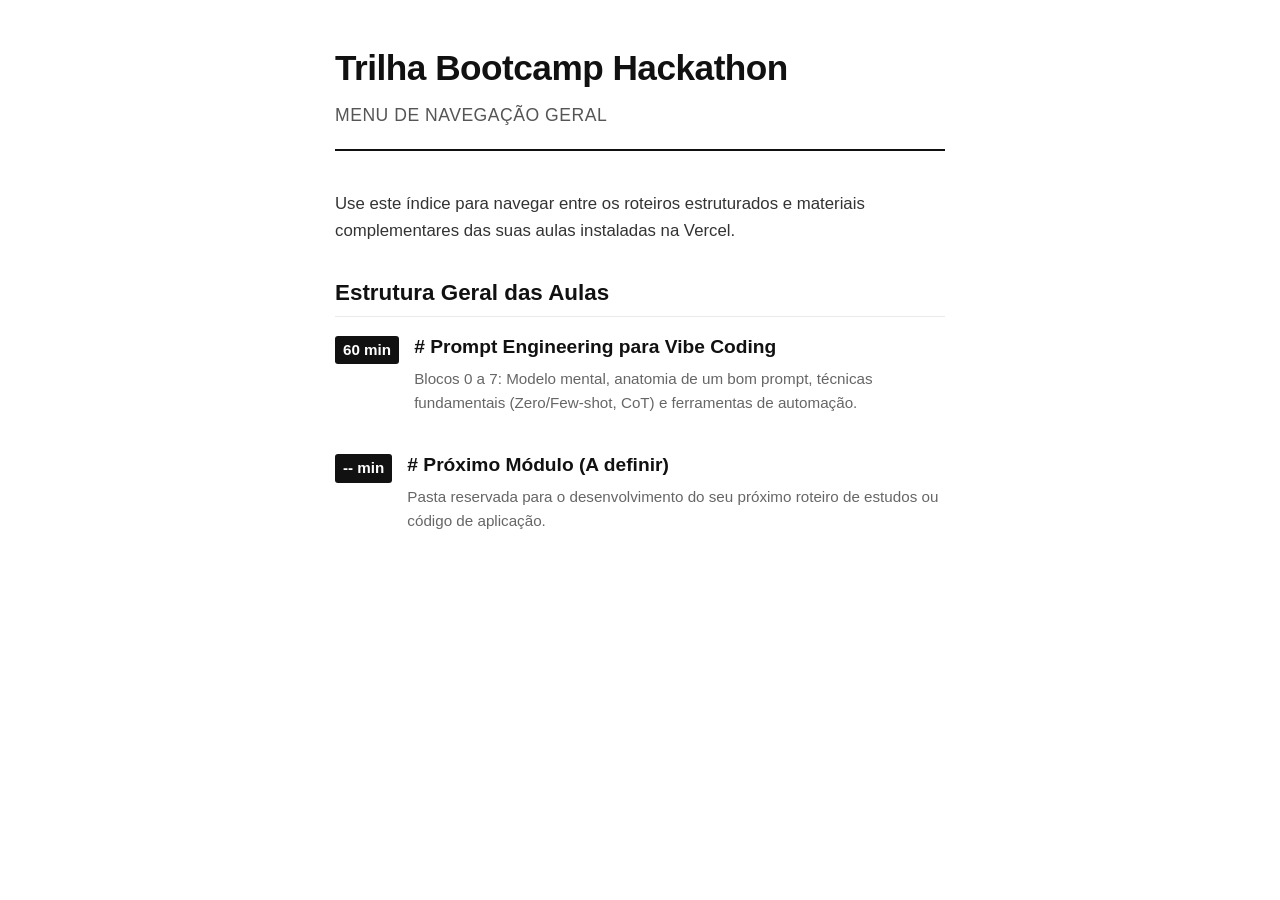
<file: index.html.html>
<!DOCTYPE html>
<html lang="pt-BR">
<head>
    <meta charset="UTF-8">
    <meta name="viewport" content="width=device-width, initial-scale=1.0">
    <title>Bootcamp Hackathon - Mapa Geral</title>
    <style>
        * {
            box-sizing: border-box;
            margin: 0;
            padding: 0;
            font-family: -apple-system, BlinkMacSystemFont, "Segoe UI", Roboto, Helvetica, Arial, sans-serif;
        }
        body {
            background-color: #ffffff;
            color: #111111;
            padding: 40px 20px;
            max-width: 650px;
            margin: 0 auto;
            line-height: 1.6;
        }
        .header {
            margin-bottom: 40px;
            border-bottom: 2px solid #111111;
            padding-bottom: 20px;
        }
        .sub-header {
            font-size: 1.1rem;
            color: #555555;
            margin-top: 5px;
            text-transform: uppercase;
            letter-spacing: 0.5px;
        }
        h1 {
            font-size: 2.2rem;
            font-weight: 800;
            letter-spacing: -0.5px;
        }
        p {
            font-size: 1.05rem;
            color: #333333;
            margin-bottom: 25px;
        }
        h2 {
            font-size: 1.4rem;
            font-weight: 700;
            margin-top: 30px;
            margin-bottom: 15px;
            border-bottom: 1px solid #eaeaea;
            padding-bottom: 5px;
        }
        .menu-cronograma {
            list-style: none;
        }
        .item-aula {
            display: flex;
            align-items: flex-start;
            margin-bottom: 20px;
            padding-bottom: 15px;
        }
        .tempo {
            font-weight: 800;
            font-size: 0.95rem;
            background: #111111;
            color: #ffffff;
            padding: 2px 8px;
            border-radius: 3px;
            min-width: 45px;
            text-align: center;
            margin-right: 15px;
            margin-top: 4px;
        }
        .conteudo-link {
            flex: 1;
        }
        .conteudo-link a {
            font-size: 1.2rem;
            font-weight: 700;
            color: #111111;
            text-decoration: none;
            display: inline-block;
        }
        .conteudo-link a:hover {
            text-decoration: underline;
        }
        .descricao-aula {
            font-size: 0.95rem;
            color: #666666;
            margin-top: 4px;
        }
    </style>
</head>
<body>

    <div class="header">
        <h1>Trilha Bootcamp Hackathon</h1>
        <div class="sub-header">Menu de Navegação Geral</div>
    </div>

    <p>Use este índice para navegar entre os roteiros estruturados e materiais complementares das suas aulas instaladas na Vercel.</p>

    <h2>Estrutura Geral das Aulas</h2>
    
    <nav>
        <ul class="menu-cronograma">
            
            <!-- Item Aula 1 -->
            <li class="item-aula">
                <div class="tempo">60 min</div>
                <div class="conteudo-link">
                    <a href="aula1/"># Prompt Engineering para Vibe Coding</a>
                    <div class="descricao-aula">Blocos 0 a 7: Modelo mental, anatomia de um bom prompt, técnicas fundamentais (Zero/Few-shot, CoT) e ferramentas de automação.</div>
                </div>
            </li>

            <!-- Item Aula 2 -->
            <li class="item-aula">
                <div class="tempo">-- min</div>
                <div class="conteudo-link">
                    <a href="aula2/"># Próximo Módulo (A definir)</a>
                    <div class="descricao-aula">Pasta reservada para o desenvolvimento do seu próximo roteiro de estudos ou código de aplicação.</div>
                </div>
            </li>

        </ul>
    </nav>

</body>
</html>
</file>
<file: styles.css>
:root {
  --dark: #171717;
  --surface: #222222;
  --surface-2: #2b2b2b;
  --light: #fffdf8;
  --ink: #171717;
  --green: #2fffb2;
  --green-dark: #087052;
  --pink: #ff4da6;
  --yellow: #ffdb3d;
  --blue: #7bdcff;
  --muted-dark: rgba(255, 255, 255, .72);
  --muted-light: #4c4c4c;
  --border-dark: rgba(255, 255, 255, .2);
  --mono: "JetBrains Mono", "Cascadia Code", Consolas, monospace;
  --display: "Arial Black", "Inter Tight", Inter, system-ui, sans-serif;
  --body: Inter, Aptos, "Segoe UI", system-ui, sans-serif;
  --pad-x: clamp(38px, 5vw, 88px);
  --pad-y: clamp(30px, 4.4vh, 58px);
  --rail: clamp(48px, 5vw, 78px);
  --radius: 24px;
  --shadow: 8px 8px 0 rgba(0, 0, 0, .28);
}

* { box-sizing: border-box; }

html,
body {
  width: 100%;
  height: 100%;
  margin: 0;
  background: #0d0d0d;
  color: var(--green);
  font-family: var(--body);
  overflow: hidden;
}

button,
a { font: inherit; }

button:focus-visible,
a:focus-visible,
.slide:focus-visible {
  outline: 3px solid var(--yellow);
  outline-offset: 4px;
}

.deck {
  position: relative;
  width: 100vw;
  height: 100vh;
  height: 100dvh;
  overflow: hidden;
  background: var(--dark);
}

.slide {
  position: absolute;
  inset: 0;
  display: none;
  overflow-x: hidden;
  overflow-y: auto;
  overscroll-behavior: contain;
  scrollbar-gutter: stable;
  padding: var(--pad-y) calc(var(--pad-x) + var(--rail)) calc(var(--pad-y) + 76px) var(--pad-x);
  scroll-behavior: smooth;
  isolation: isolate;
}

.slide.active {
  display: flex;
  flex-direction: column;
}

.slide.dark { background: var(--dark); color: var(--green); }
.slide.light { background: var(--light); color: var(--ink); }

.slide::before {
  content: "";
  position: fixed;
  inset: 0;
  z-index: -1;
  pointer-events: none;
  background:
    radial-gradient(circle at 82% 12%, rgba(255, 77, 166, .14), transparent 26%),
    radial-gradient(circle at 20% 88%, rgba(47, 255, 178, .10), transparent 30%);
}

.slide.light::before {
  background:
    radial-gradient(circle at 78% 9%, rgba(47, 255, 178, .24), transparent 25%),
    radial-gradient(circle at 12% 92%, rgba(255, 77, 166, .17), transparent 30%);
}

h1,
h2,
h3,
.section-title {
  margin: 0;
  font-family: var(--display);
  font-weight: 900;
  text-wrap: balance;
}

h1 {
  max-width: 14ch;
  font-size: clamp(64px, 9.2vw, 148px);
  line-height: .92;
  letter-spacing: -.055em;
}

h2 {
  max-width: 17ch;
  font-size: clamp(46px, 6.1vw, 96px);
  line-height: .98;
  letter-spacing: -.045em;
}

h3 {
  font-size: clamp(27px, 2.8vw, 43px);
  line-height: 1.05;
  letter-spacing: -.025em;
}

p { margin: 0; }

.accent-green { color: var(--green); }
.accent-pink { color: var(--pink); }
.accent-yellow { color: var(--yellow); }
.accent-blue { color: var(--blue); }
.light .accent-green { color: var(--green-dark); }

.kicker {
  margin-bottom: clamp(12px, 1.7vh, 20px);
  color: var(--pink);
  font-family: var(--mono);
  font-size: clamp(17px, 1.35vw, 22px);
  font-weight: 800;
  letter-spacing: .08em;
  text-transform: uppercase;
}

.light .kicker { color: #a40052; }

.subtitle {
  max-width: 54ch;
  margin-top: clamp(18px, 2.6vh, 30px);
  color: var(--muted-dark);
  font-size: clamp(24px, 2.35vw, 38px);
  font-weight: 600;
  line-height: 1.32;
  text-wrap: pretty;
}

.light .subtitle { color: var(--muted-light); }

.content {
  display: grid;
  flex: 1;
  align-content: center;
  width: 100%;
  max-width: 1600px;
  gap: clamp(20px, 2.2vw, 38px);
  margin-top: clamp(26px, 4vh, 48px);
  padding-bottom: 8px;
  font-size: clamp(23px, 1.7vw, 30px);
  line-height: 1.4;
}

.content.align-start { align-content: start; }
.content.compact { gap: 16px; }
.content.narrow { max-width: 1050px; }

.two-col,
.three-col,
.four-col {
  display: grid;
  gap: clamp(20px, 2.2vw, 36px);
  align-items: stretch;
}

.two-col { grid-template-columns: repeat(2, minmax(0, 1fr)); }
.three-col { grid-template-columns: repeat(3, minmax(0, 1fr)); }
.four-col { grid-template-columns: repeat(4, minmax(0, 1fr)); }

.card,
.callout,
.activity-box,
.demo-box {
  padding: clamp(24px, 2.25vw, 38px);
  border: 2px solid currentColor;
  border-radius: var(--radius);
  background: rgba(255, 255, 255, .045);
  box-shadow: var(--shadow);
}

.light .card,
.light .callout,
.light .activity-box,
.light .demo-box {
  background: rgba(255, 255, 255, .8);
}

.card {
  display: flex;
  flex-direction: column;
  justify-content: center;
  gap: 14px;
  min-height: 170px;
}

.card p,
.card li { font-size: .9em; }
.card.green { border-color: var(--green); }
.card.pink { border-color: var(--pink); }
.card.yellow { border-color: var(--yellow); }
.card.blue { border-color: var(--blue); }

.callout {
  border-color: var(--yellow);
  color: inherit;
  font-size: clamp(29px, 3vw, 50px);
  font-weight: 800;
  line-height: 1.18;
  text-wrap: balance;
}

.two-col > .callout { grid-column: 1 / -1; }

.activity-box {
  border-color: var(--yellow);
  background: rgba(255, 219, 61, .08);
}

.activity-box::before {
  content: "ATIVIDADE";
  display: block;
  margin-bottom: 16px;
  color: var(--yellow);
  font-family: var(--mono);
  font-size: .64em;
  font-weight: 900;
  letter-spacing: .14em;
}

.light .activity-box::before { color: #735d00; }

.demo-box { border-color: var(--blue); }
.demo-box::before {
  content: "DEMONSTRAÇÃO";
  display: block;
  margin-bottom: 16px;
  color: var(--blue);
  font-family: var(--mono);
  font-size: .64em;
  font-weight: 900;
  letter-spacing: .14em;
}

.light .demo-box::before { color: #006387; }

.time-badge,
.pill,
.tag {
  display: inline-flex;
  align-items: center;
  width: fit-content;
  padding: 8px 13px;
  border: 1px solid currentColor;
  border-radius: 999px;
  font-family: var(--mono);
  font-size: clamp(15px, 1.05vw, 18px);
  font-weight: 800;
}

.time-badge { color: var(--yellow); }
.activity-box .time-badge {
  padding: 11px 18px;
  margin-bottom: 22px;
  font-size: clamp(16px, 1.15vw, 20px);
}
.light .time-badge { color: #6e5900; }

.big-list,
.check-list,
.steps {
  display: grid;
  gap: clamp(14px, 1.7vh, 24px);
  margin: 0;
  padding: 0;
  list-style: none;
}

.big-list { font-size: clamp(27px, 2.4vw, 42px); font-weight: 700; }

.big-list li,
.check-list li {
  position: relative;
  padding-left: 1.45em;
}

.big-list li::before,
.check-list li::before {
  content: "→";
  position: absolute;
  left: 0;
  color: var(--pink);
  font-weight: 900;
}

.check-list li::before { content: "→"; color: var(--pink); }
.light .check-list li::before { color: #a40052; }

.steps { counter-reset: step; }
.steps li {
  position: relative;
  display: block;
  min-width: 0;
  padding-left: 3.1em;
  text-wrap: pretty;
}

.steps li::before {
  counter-increment: step;
  content: counter(step, decimal-leading-zero);
  position: absolute;
  top: .08em;
  left: 0;
  width: 2.25em;
  color: var(--pink);
  font-family: var(--mono);
  font-weight: 900;
}

.steps li strong {
  margin-right: .3em;
}

.code {
  overflow-x: auto;
  padding: clamp(22px, 2vw, 34px);
  border: 1px solid rgba(47, 255, 178, .55);
  border-radius: 18px;
  background: #0b0d0c;
  color: #eafff7;
  font-family: var(--mono);
  font-size: clamp(20px, 1.35vw, 24px);
  line-height: 1.5;
  white-space: pre-wrap;
  overflow-wrap: anywhere;
  box-shadow: inset 0 0 28px rgba(47, 255, 178, .045);
}

.light .code { border-color: #176f53; }

.quote {
  max-width: 23ch;
  font-family: var(--display);
  font-size: clamp(40px, 4.6vw, 76px);
  font-weight: 900;
  line-height: 1.08;
  letter-spacing: -.035em;
  text-wrap: balance;
}

.quote::before { content: "“"; color: var(--pink); }
.quote::after { content: "”"; color: var(--pink); }

.flow {
  display: flex;
  flex-wrap: wrap;
  align-items: center;
  gap: 12px;
}

.flow span {
  padding: 14px 18px;
  border: 2px solid currentColor;
  border-radius: 14px;
  font-weight: 800;
}

.flow b { color: var(--pink); font-size: 1.2em; }

.table-shell {
  overflow: auto;
  max-height: min(58vh, 620px);
  border: 2px solid currentColor;
  border-radius: 18px;
}

.table {
  width: 100%;
  border-collapse: collapse;
  font-size: clamp(20px, 1.25vw, 24px);
  line-height: 1.35;
}

.table th,
.table td {
  padding: 16px 18px;
  border-bottom: 1px solid rgba(127, 127, 127, .35);
  text-align: left;
  vertical-align: top;
}

.table th {
  position: sticky;
  top: 0;
  z-index: 1;
  background: var(--surface);
  color: var(--yellow);
}

.light .table th { background: #efece3; color: #5e4c00; }
.table tr:last-child td { border-bottom: 0; }

.compare {
  display: grid;
  grid-template-columns: repeat(2, minmax(0, 1fr));
  gap: clamp(22px, 3vw, 48px);
}

.compare > * { min-height: 220px; }

.handoff-list {
  display: grid;
  gap: 10px;
  width: 100%;
}

.handoff-row {
  display: grid;
  grid-template-columns: minmax(0, 1fr) 42px minmax(0, 1fr);
  gap: 18px;
  align-items: center;
  padding: 15px 20px;
  border-left: 4px solid var(--pink);
  border-radius: 0 16px 16px 0;
  background: rgba(23, 23, 23, .045);
}

.handoff-row:nth-child(even) { border-left-color: var(--green-dark); }
.handoff-row > b { color: var(--pink); font-size: 1.5em; text-align: center; }
.handoff-row span {
  color: #8c0046;
  font-family: var(--mono);
  font-size: .68em;
  font-weight: 900;
  letter-spacing: .04em;
  text-transform: uppercase;
}

.handoff-row > div:last-child span { color: var(--green-dark); }
.handoff-row p { margin-top: 4px; font-size: .86em; line-height: 1.28; }

.project-strip {
  display: flex;
  flex-wrap: wrap;
  gap: 10px;
  align-items: center;
  margin-top: 22px;
  color: var(--muted-dark);
  font-family: var(--mono);
  font-size: clamp(15px, 1vw, 18px);
}

.light .project-strip { color: var(--muted-light); }
.project-strip strong { color: var(--yellow); }
.light .project-strip strong { color: #6e5900; }

.media-frame {
  min-height: 320px;
  overflow: hidden;
  border: 2px solid currentColor;
  border-radius: var(--radius);
  background: #0b0b0b;
}

.media-frame img,
.media-frame video {
  display: block;
  width: 100%;
  height: 100%;
  max-height: 56vh;
  object-fit: contain;
}

.image-slot {
  width: 100%;
  height: clamp(300px, 42vh, 560px);
  min-height: clamp(300px, 42vh, 560px);
  border: 2px solid rgba(47, 255, 178, .72);
  border-radius: var(--radius);
  color: var(--green);
  background:
    linear-gradient(135deg, rgba(47, 255, 178, .10), rgba(255, 77, 166, .10)),
    #101312;
  box-shadow: var(--shadow);
}

.image-slot.media {
  display: flex;
  align-items: center;
  justify-content: center;
  padding: 18px;
  overflow: hidden;
}

.image-slot.media img {
  display: block;
  width: 100%;
  max-width: 100%;
  height: auto;
  max-height: 100%;
  object-fit: contain;
  object-position: center;
}

.light .image-slot {
  color: #0a513a;
  background:
    linear-gradient(135deg, rgba(34, 255, 170, .20), rgba(255, 31, 143, .12)),
    repeating-linear-gradient(45deg, transparent, transparent 13px, rgba(25, 25, 25, .06) 13px, rgba(25, 25, 25, .06) 15px);
}

.notes { display: none; }

.number-rail {
  position: fixed;
  top: var(--pad-y);
  right: clamp(18px, 2.4vw, 42px);
  bottom: calc(var(--pad-y) + 62px);
  display: flex;
  flex-direction: column;
  align-items: center;
  gap: 12px;
  pointer-events: none;
}

.number-rail .line {
  flex: 1;
  width: 2px;
  background: linear-gradient(var(--pink), var(--green));
}

.number-rail .num {
  writing-mode: vertical-rl;
  color: var(--pink);
  font-family: var(--mono);
  font-size: 14px;
  font-weight: 900;
  letter-spacing: .1em;
}

.dots { display: none; }

.progress {
  position: fixed;
  z-index: 20;
  left: 0;
  bottom: 0;
  height: 5px;
  width: 0;
  background: linear-gradient(90deg, var(--green), var(--yellow), var(--pink));
  transition: width .2s ease;
}

.controls {
  position: fixed;
  z-index: 30;
  right: clamp(20px, 3vw, 52px);
  bottom: 18px;
  display: flex;
  gap: 8px;
  padding: 6px;
  border: 1px solid rgba(255, 255, 255, .16);
  border-radius: 999px;
  background: rgba(12, 12, 12, .82);
  backdrop-filter: blur(12px);
}

.controls button,
.deck-link,
.scroll-to-top {
  min-width: 46px;
  min-height: 42px;
  padding: 9px 14px;
  border: 1px solid rgba(255, 255, 255, .2);
  border-radius: 999px;
  background: #242424;
  color: white;
  cursor: pointer;
  text-decoration: none;
  font-weight: 800;
}

.controls button:hover,
.deck-link:hover { border-color: var(--yellow); color: var(--yellow); }
.controls button:disabled { opacity: .38; cursor: not-allowed; }

.deck-link {
  position: fixed;
  z-index: 30;
  left: clamp(20px, 3vw, 52px);
  bottom: 18px;
  display: inline-flex;
  align-items: center;
}

.scroll-status {
  position: fixed;
  z-index: 24;
  left: 50%;
  bottom: 21px;
  display: none;
  transform: translateX(-50%);
  padding: 8px 12px;
  border-radius: 999px;
  background: rgba(12, 12, 12, .78);
  color: white;
  font-family: var(--mono);
  font-size: 13px;
  pointer-events: none;
}

.slide[data-scrollable="true"].active + * .scroll-status,
body.has-scrollable-slide .scroll-status { display: block; }

.notes-panel {
  position: fixed;
  z-index: 60;
  top: 18px;
  right: 18px;
  display: none;
  width: min(480px, calc(100vw - 36px));
  max-height: calc(100vh - 36px);
  overflow: auto;
  padding: 24px;
  border: 2px solid var(--pink);
  border-radius: 22px;
  background: #111;
  color: white;
  box-shadow: 12px 12px 0 rgba(255, 77, 166, .24);
}

.notes-panel.open { display: block; }
.notes-panel h4 { margin: 0 0 16px; font: 900 24px var(--display); }
.notes-panel p,
.notes-panel li { font-size: 17px; line-height: 1.55; }
.notes-panel .close { float: right; }

.cover { justify-content: center; }
.cover .subtitle { max-width: 42ch; }
.section-break { justify-content: center; }
.section-break h2 { max-width: 13ch; }
.activity { background-color: #211b09; }
.light.activity { background-color: #fff9d8; }
.recap .content { align-content: start; }

/* Home */
body.home-page {
  overflow: auto;
  min-height: 100%;
  background:
    radial-gradient(circle at 88% 10%, rgba(255, 77, 166, .18), transparent 28%),
    radial-gradient(circle at 12% 85%, rgba(47, 255, 178, .12), transparent 30%),
    var(--dark);
}

.home-page .container {
  width: min(1280px, 100%);
  margin: 0 auto;
  padding: clamp(42px, 7vw, 100px) clamp(22px, 5vw, 72px) 120px;
}

.home-page .section-title {
  margin-bottom: 26px;
  color: var(--green);
  font-size: clamp(70px, 11vw, 155px);
  line-height: .86;
  letter-spacing: -.06em;
}

.home-kicker {
  margin: 0 0 18px;
  color: var(--pink);
  font: 900 clamp(15px, 1.2vw, 20px) var(--mono);
  letter-spacing: .1em;
  text-transform: uppercase;
}

.home-intro {
  max-width: 72ch;
  margin: 0 0 48px;
  color: rgba(255, 255, 255, .76);
  font-size: clamp(19px, 1.55vw, 25px);
  line-height: 1.5;
}

.home-page nav { width: 100%; }
.menu-cronograma { display: grid; gap: 18px; margin: 0; padding: 0; list-style: none; }
.item-aula { display: grid; grid-template-columns: 58px minmax(0, 1fr); gap: 18px; }
.decoracao-lateral { display: flex; flex-direction: column; align-items: center; gap: 10px; }
.numero-rotacionado { color: var(--pink); font: 900 17px var(--mono); }
.linha-vertical { flex: 1; width: 2px; background: linear-gradient(var(--pink), var(--green)); }
.conteudo-aula { display: grid; gap: 18px; }

.conteudo-aula a {
  display: block;
  position: relative;
  padding: clamp(24px, 3vw, 38px);
  border: 2px solid var(--green);
  border-radius: 26px;
  color: var(--green);
  text-decoration: none;
  background: rgba(255, 255, 255, .045);
  box-shadow: 8px 8px 0 rgba(255, 77, 166, .2);
  transition: transform .18s ease, border-color .18s ease;
}

.conteudo-aula a:hover { transform: translate(-3px, -3px); border-color: var(--yellow); }
.conteudo-aula h2 { max-width: calc(100% - 60px); font-size: clamp(35px, 4vw, 60px); }
.descricao-aula { max-width: 70ch; margin-top: 12px; color: rgba(255,255,255,.76); font-size: clamp(17px, 1.4vw, 22px); line-height: 1.45; }
.dots-decorativos { display: none; }

@media (max-width: 1180px) {
  :root { --pad-x: clamp(28px, 4vw, 48px); --rail: 48px; }
  .three-col,
  .four-col { grid-template-columns: repeat(2, minmax(0, 1fr)); }
  .content { font-size: clamp(21px, 1.9vw, 26px); }
}

@media (max-height: 760px) and (min-width: 821px) {
  :root { --pad-y: 24px; }
  h1 { font-size: clamp(56px, 8vw, 112px); }
  h2 { font-size: clamp(40px, 5.3vw, 76px); }
  .subtitle { font-size: clamp(21px, 2vw, 29px); }
  .content { align-content: start; margin-top: 24px; font-size: clamp(20px, 1.55vw, 24px); }
  .slide { padding-bottom: 88px; }
}

@media (max-width: 820px) {
  :root { --pad-x: 22px; --pad-y: 26px; --rail: 0px; }
  html,
  body { height: auto; overflow: auto; }
  .deck { min-height: 100vh; min-height: 100dvh; height: auto; overflow: visible; }
  .slide,
  .slide.active {
    position: relative;
    min-height: 100vh;
    min-height: 100dvh;
    padding: 28px 22px 100px;
  }
  h1 { max-width: 100%; font-size: clamp(48px, 14vw, 76px); }
  h2 { max-width: 100%; font-size: clamp(38px, 10.8vw, 60px); }
  h3 { font-size: clamp(25px, 7vw, 34px); }
  .subtitle { font-size: clamp(20px, 5vw, 26px); }
  .content { align-content: start; font-size: clamp(19px, 4.7vw, 24px); }
  .two-col,
  .three-col,
  .four-col,
  .compare { grid-template-columns: 1fr; }
  .handoff-row {
    grid-template-columns: 1fr;
    gap: 6px;
  }
  .handoff-row > b { text-align: left; transform: rotate(90deg); transform-origin: center; width: fit-content; }
  .card { min-height: 0; }
  .code { font-size: 17px; }
  .table { min-width: 680px; }
  .number-rail { display: none; }
  .deck-link { left: 12px; bottom: 14px; font-size: 13px; }
  .controls { right: 12px; bottom: 14px; }
  .controls button { min-width: 42px; padding: 8px 10px; }
  .scroll-status { display: none !important; }
  .home-page .container { padding: 34px 18px 90px; }
  .item-aula { grid-template-columns: 34px minmax(0, 1fr); }
  .conteudo-aula h2 { max-width: 100%; }
}

@media (prefers-reduced-motion: reduce) {
  *,
  *::before,
  *::after { scroll-behavior: auto !important; transition: none !important; }
}

@media print {
  html,
  body { height: auto; overflow: visible; background: white; }
  .deck { height: auto; overflow: visible; }
  .slide { position: relative; display: flex !important; min-height: 100vh; page-break-after: always; overflow: visible; }
  .controls,
  .progress,
  .notes-panel,
  .deck-link,
  .scroll-status { display: none !important; }
}
</file>
